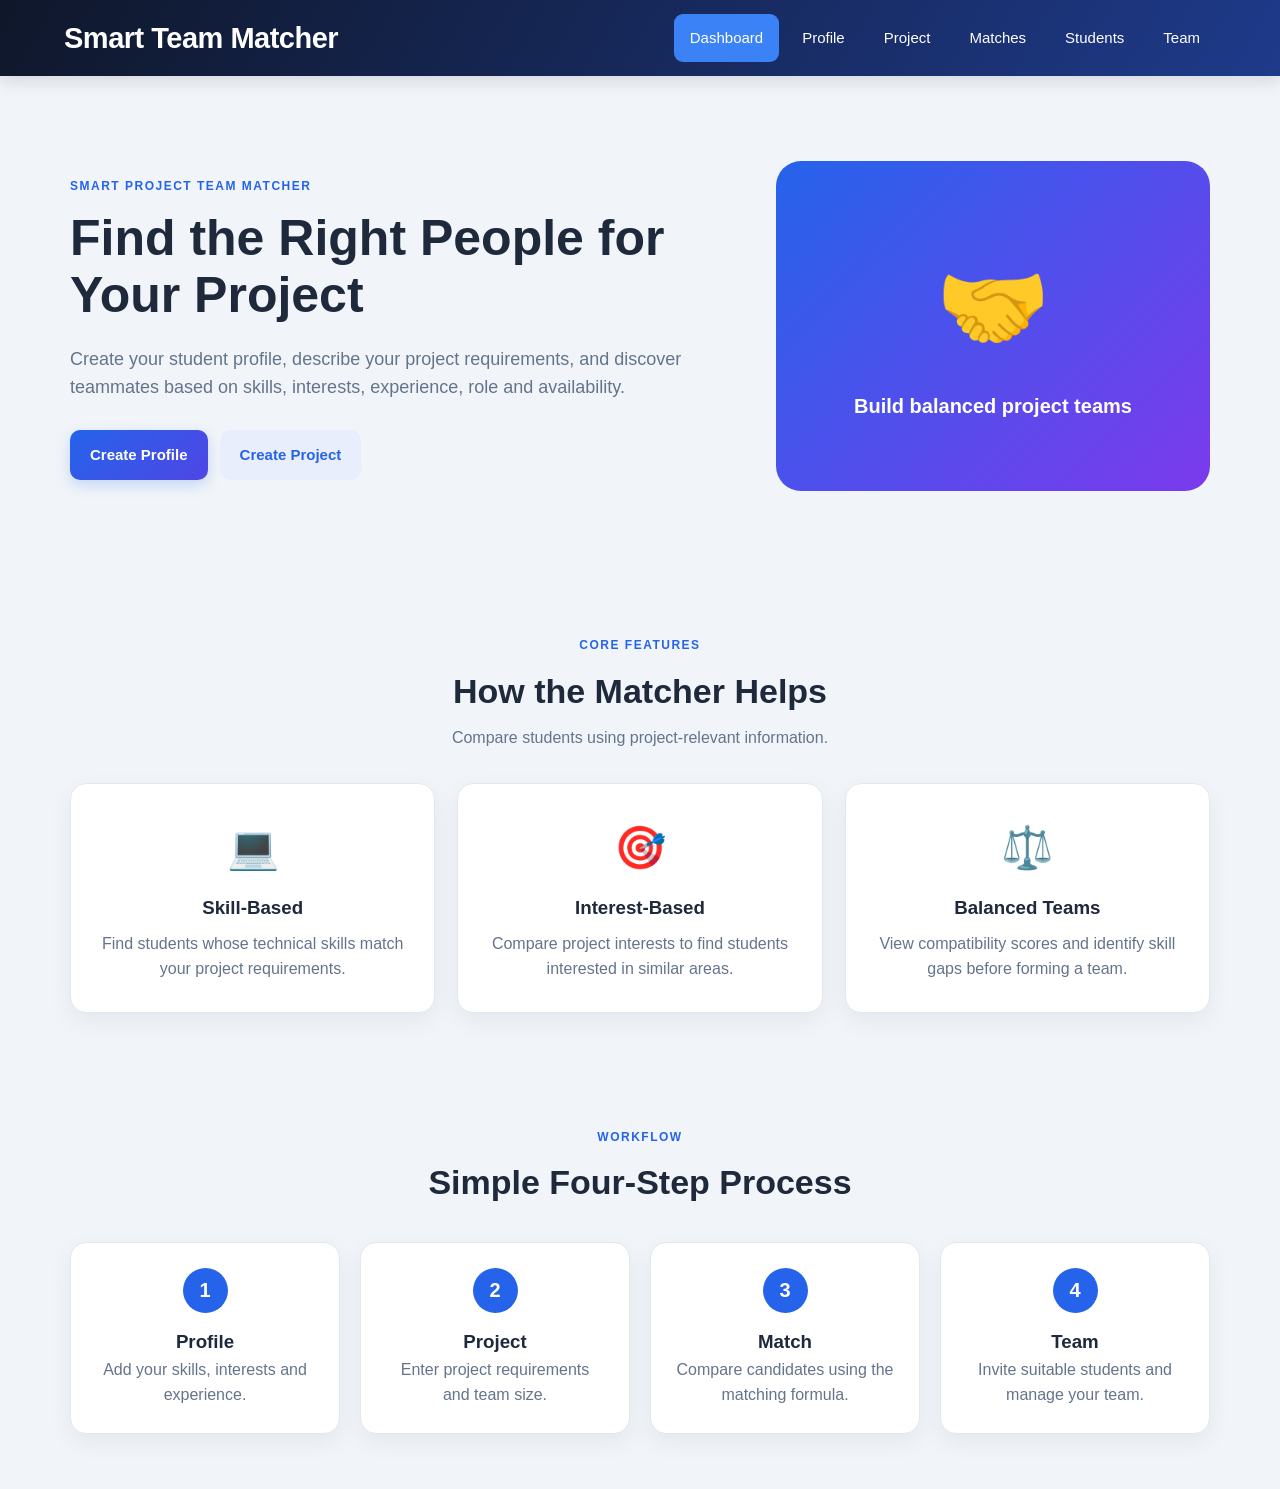
<file: index.html>
<!DOCTYPE html>
<html lang="en">
<head>
    <meta charset="UTF-8">
    <meta name="viewport" content="width=device-width, initial-scale=1.0">
    <title>Smart Project Team Matcher</title>
    <link rel="stylesheet" href="css/style.css">
</head>
<body>
<nav class="navbar">
    <a class="logo" href="index.html">Smart Team Matcher</a>
    <div class="nav-links">
        <a class="active" href="index.html">Dashboard</a>
        <a href="profile.html">Profile</a>
        <a href="project.html">Project</a>
        <a href="matches.html">Matches</a>
        <a href="student.html">Students</a>
        <a href="team.html">Team</a>
    </div>
</nav>

<main>
    <section class="hero">
        <div class="hero-content">
            <span class="page-label">SMART PROJECT TEAM MATCHER</span>
            <h1>Find the Right People for Your Project</h1>
            <p>
                Create your student profile, describe your project requirements,
                and discover teammates based on skills, interests, experience,
                role and availability.
            </p>
            <div class="hero-buttons">
                <a class="primary-btn" href="profile.html">Create Profile</a>
                <a class="secondary-btn" href="project.html">Create Project</a>
            </div>
        </div>
        <div class="hero-visual" aria-hidden="true">
            <div class="hero-visual-icon">🤝</div>
            <div class="hero-visual-text">Build balanced project teams</div>
        </div>
    </section>

    <section class="features-section">
        <div class="section-heading">
            <span class="page-label">CORE FEATURES</span>
            <h2>How the Matcher Helps</h2>
            <p>Compare students using project-relevant information.</p>
        </div>
        <div class="features-grid">
            <article class="feature-card">
                <div class="feature-icon">💻</div>
                <h3>Skill-Based</h3>
                <p>Find students whose technical skills match your project requirements.</p>
            </article>
            <article class="feature-card">
                <div class="feature-icon">🎯</div>
                <h3>Interest-Based</h3>
                <p>Compare project interests to find students interested in similar areas.</p>
            </article>
            <article class="feature-card">
                <div class="feature-icon">⚖️</div>
                <h3>Balanced Teams</h3>
                <p>View compatibility scores and identify skill gaps before forming a team.</p>
            </article>
        </div>
    </section>

    <section class="how-section">
        <div class="section-heading">
            <span class="page-label">WORKFLOW</span>
            <h2>Simple Four-Step Process</h2>
        </div>
        <div class="steps-grid">
            <article class="step-card"><div class="step-number">1</div><h3>Profile</h3><p>Add your skills, interests and experience.</p></article>
            <article class="step-card"><div class="step-number">2</div><h3>Project</h3><p>Enter project requirements and team size.</p></article>
            <article class="step-card"><div class="step-number">3</div><h3>Match</h3><p>Compare candidates using the matching formula.</p></article>
            <article class="step-card"><div class="step-number">4</div><h3>Team</h3><p>Invite suitable students and manage your team.</p></article>
        </div>
    </section>
</main>
</body>
</html>
</file>
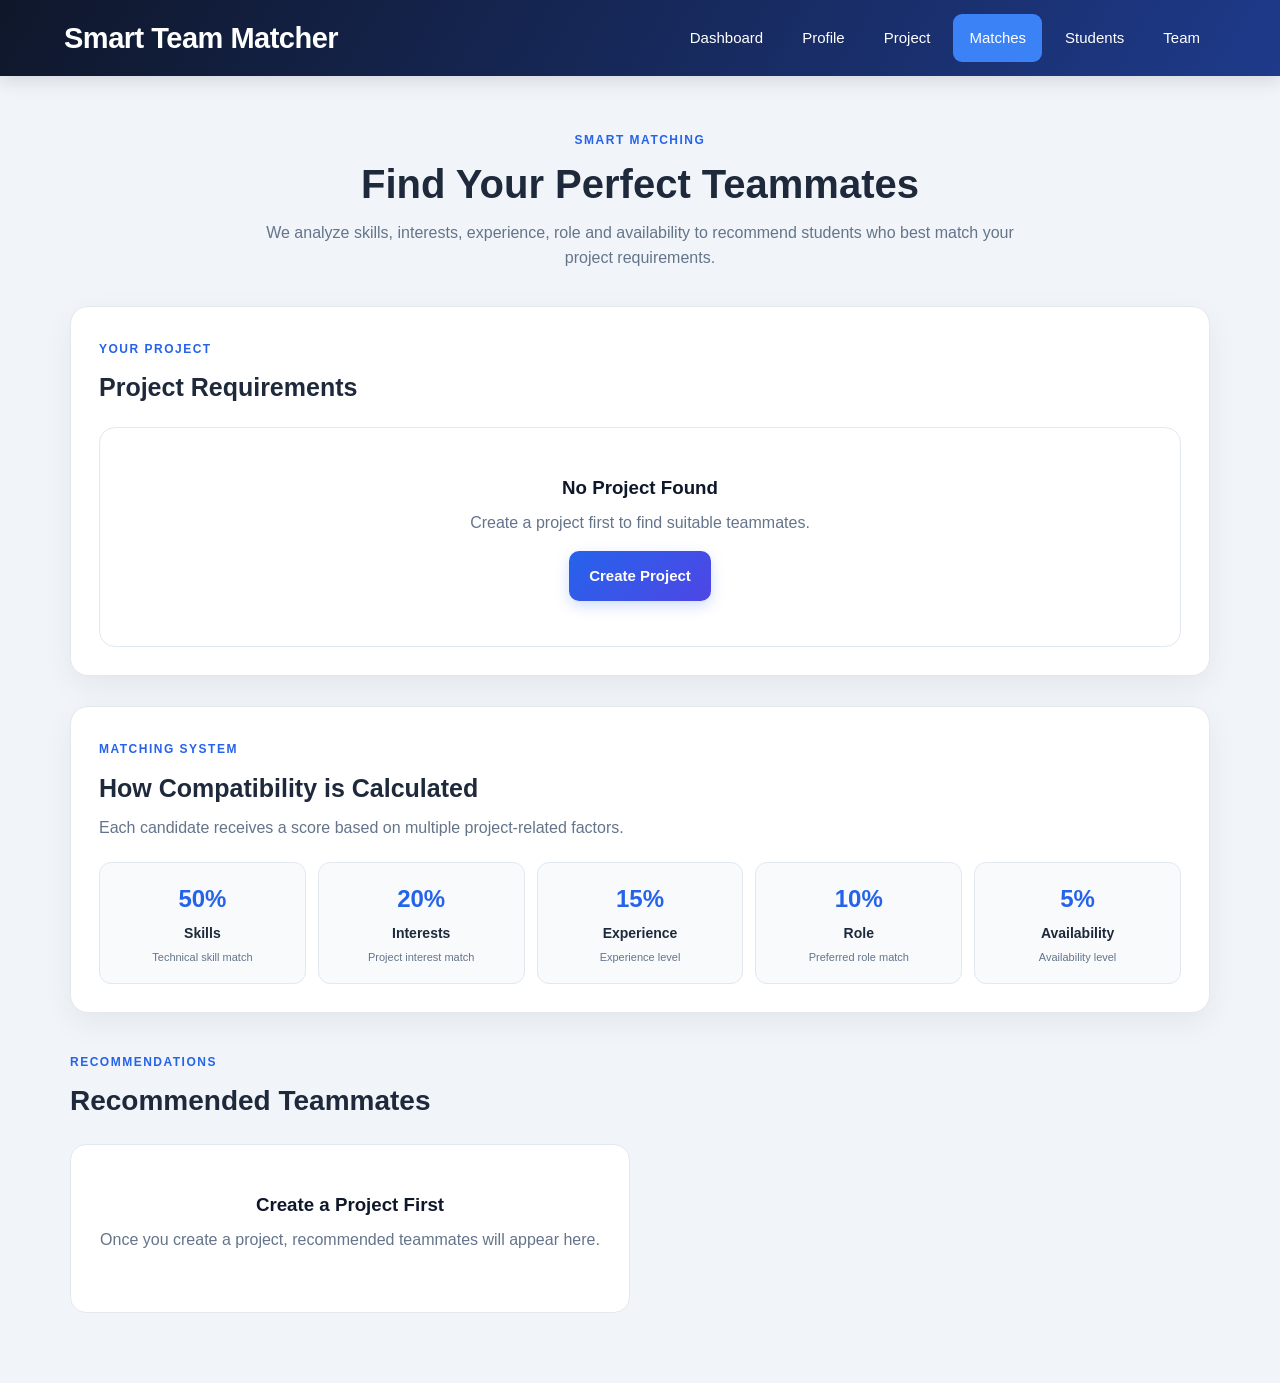
<file: matches.html>
<!DOCTYPE html>
<html lang="en">

<head>

    <meta charset="UTF-8">

    <meta
        name="viewport"
        content="width=device-width, initial-scale=1.0"
    >

    <title>Find Teammates | Smart Team Matcher</title>

    <link
        rel="stylesheet"
        href="css/style.css"
    >

</head>

<body>

<!-- =====================================================
     NAVIGATION BAR
===================================================== -->

<nav class="navbar">

    <a
        class="logo"
        href="index.html"
    >
        Smart Team Matcher
    </a>

    <div class="nav-links">

        <a href="index.html">
            Dashboard
        </a>

        <a href="profile.html">
            Profile
        </a>

        <a href="project.html">
            Project
        </a>

        <a
            class="active"
            href="matches.html"
        >
            Matches
        </a>

        <a href="student.html">
            Students
        </a>

        <a href="team.html">
            Team
        </a>

    </div>

</nav>


<!-- =====================================================
     MAIN CONTENT
===================================================== -->

<main class="matches-page">

    <!-- PAGE HEADER -->

    <section class="matches-header">

        <span class="page-label">
            SMART MATCHING
        </span>

        <h1>
            Find Your Perfect Teammates
        </h1>

        <p>
            We analyze skills, interests, experience,
            role and availability to recommend students
            who best match your project requirements.
        </p>

    </section>


    <!-- PROJECT INFORMATION -->

    <section class="project-card">

        <span class="page-label">
            YOUR PROJECT
        </span>

        <h2>
            Project Requirements
        </h2>

        <div id="projectInfo">
            <!-- Project information comes from matches.js -->
        </div>

    </section>


    <!-- MATCHING SYSTEM -->

    <section class="matching-system">

        <span class="page-label">
            MATCHING SYSTEM
        </span>

        <h2>
            How Compatibility is Calculated
        </h2>

        <p>
            Each candidate receives a score based on
            multiple project-related factors.
        </p>

        <div class="score-grid">

            <article class="score-item">

                <strong>50%</strong>

                <h3>Skills</h3>

                <p>
                    Technical skill match
                </p>

            </article>


            <article class="score-item">

                <strong>20%</strong>

                <h3>Interests</h3>

                <p>
                    Project interest match
                </p>

            </article>


            <article class="score-item">

                <strong>15%</strong>

                <h3>Experience</h3>

                <p>
                    Experience level
                </p>

            </article>


            <article class="score-item">

                <strong>10%</strong>

                <h3>Role</h3>

                <p>
                    Preferred role match
                </p>

            </article>


            <article class="score-item">

                <strong>5%</strong>

                <h3>Availability</h3>

                <p>
                    Availability level
                </p>

            </article>

        </div>

    </section>


    <!-- RECOMMENDATIONS -->

    <section class="recommendations-section">

        <div class="recommendations-header">

            <span class="page-label">
                RECOMMENDATIONS
            </span>

            <h2>
                Recommended Teammates
            </h2>

        </div>


        <div id="matches">
            <!-- Students come from matches.js -->
        </div>

    </section>

</main>


<!-- =====================================================
     JAVASCRIPT
===================================================== -->

<script src="js/data.js"></script>
<script src="js/matches.js"></script>

</body>

</html>
</file>
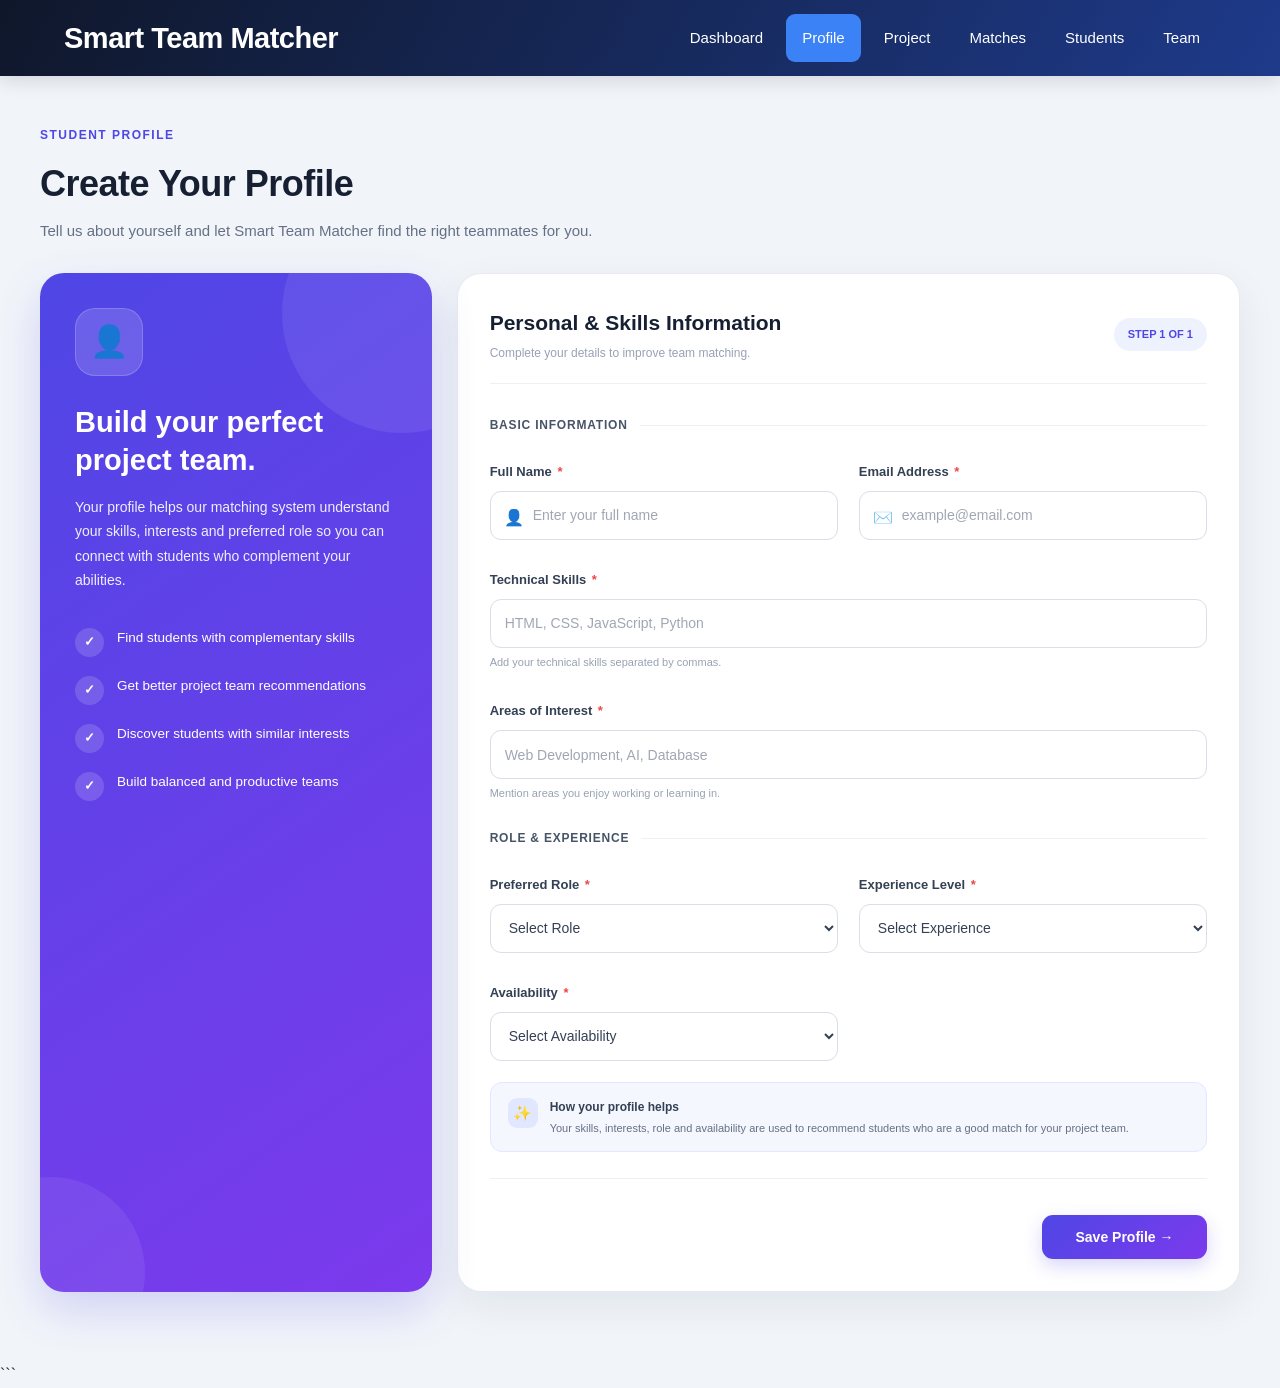
<file: profile.html>
<!DOCTYPE html>
<html lang="en">

<head>
    <meta charset="UTF-8">
    <meta name="viewport" content="width=device-width, initial-scale=1.0">

    <title>Create Profile | Smart Team Matcher</title>

    <link rel="stylesheet" href="css/style.css">

    <style>
        /* =====================================================
           PAGE
        ===================================================== */

        .profile-page {
            max-width: 1250px;
            margin: 0 auto;
            padding: 45px 25px 70px;
        }

        .page-top {
            margin-bottom: 30px;
        }

        .page-label {
            display: inline-block;
            color: #4f46e5;
            font-size: 12px;
            font-weight: 800;
            letter-spacing: 1.5px;
        }

        .page-top h1 {
            font-size: 36px;
            color: #172033;
            margin: 8px 0 7px;
            letter-spacing: -0.5px;
        }

        .page-top p {
            color: #667085;
            font-size: 15px;
        }

        /* =====================================================
           MAIN GRID
        ===================================================== */

        .profile-grid {
            display: grid;
            grid-template-columns: 0.8fr 1.6fr;
            gap: 25px;
            align-items: stretch;
        }

        /* =====================================================
           LEFT INTRO CARD
        ===================================================== */

        .profile-intro {
            background: linear-gradient(145deg, #4f46e5, #7c3aed);
            color: white;
            border-radius: 24px;
            padding: 35px;
            min-height: 650px;
            position: relative;
            overflow: hidden;
            box-shadow: 0 18px 45px rgba(79, 70, 229, 0.20);
        }

        .profile-intro::before {
            content: "";
            position: absolute;
            width: 240px;
            height: 240px;
            border-radius: 50%;
            background: rgba(255, 255, 255, 0.08);
            right: -90px;
            top: -80px;
        }

        .profile-intro::after {
            content: "";
            position: absolute;
            width: 190px;
            height: 190px;
            border-radius: 50%;
            background: rgba(255, 255, 255, 0.07);
            left: -85px;
            bottom: -75px;
        }

        .profile-icon {
            width: 68px;
            height: 68px;
            background: rgba(255, 255, 255, 0.15);
            border: 1px solid rgba(255, 255, 255, 0.18);
            border-radius: 20px;

            display: flex;
            align-items: center;
            justify-content: center;

            font-size: 31px;
            margin-bottom: 28px;

            position: relative;
            z-index: 2;
        }

        .profile-intro h2 {
            font-size: 29px;
            line-height: 1.3;
            margin-bottom: 15px;

            position: relative;
            z-index: 2;
        }

        .profile-intro > p {
            color: #f0efff;
            line-height: 1.75;
            font-size: 14px;

            position: relative;
            z-index: 2;
        }

        /* =====================================================
           BENEFITS
        ===================================================== */

        .benefits {
            margin-top: 35px;
            position: relative;
            z-index: 2;
        }

        .benefit {
            display: flex;
            align-items: flex-start;
            gap: 13px;
            margin-bottom: 19px;
            font-size: 13.5px;
            line-height: 1.55;
        }

        .check {
            flex-shrink: 0;

            width: 29px;
            height: 29px;

            border-radius: 50%;

            background: rgba(255, 255, 255, 0.15);

            display: flex;
            align-items: center;
            justify-content: center;

            font-size: 13px;
            font-weight: 700;
        }

        /* =====================================================
           FORM CARD
        ===================================================== */

        .form-card {
            background: white;
            border-radius: 24px;
            padding: 32px;

            border: 1px solid #e7eaf0;

            box-shadow: 0 14px 40px rgba(20, 30, 60, 0.07);
        }

        .form-card-header {
            display: flex;
            justify-content: space-between;
            align-items: center;

            margin-bottom: 27px;
            padding-bottom: 20px;

            border-bottom: 1px solid #edf0f5;
        }

        .form-card-header h2 {
            font-size: 21px;
            color: #172033;
            margin-bottom: 4px;
        }

        .form-card-header p {
            font-size: 12px;
            color: #98a2b3;
        }

        .step {
            background: #eef2ff;
            color: #4f46e5;

            padding: 8px 14px;
            border-radius: 20px;

            font-size: 11px;
            font-weight: 800;

            white-space: nowrap;
        }

        /* =====================================================
           FORM
        ===================================================== */

        #profileForm {
            display: grid;
            grid-template-columns: 1fr 1fr;
            gap: 21px;
        }

        .field {
            display: flex;
            flex-direction: column;
        }

        .full-width {
            grid-column: 1 / -1;
        }

        label {
            font-size: 13px;
            font-weight: 700;

            margin-bottom: 8px;

            color: #344054;
        }

        .required {
            color: #ef4444;
            margin-left: 2px;
        }

        input,
        select {
            width: 100%;
            height: 49px;

            border: 1px solid #d9dee8;
            border-radius: 11px;

            padding: 0 14px;

            font-size: 14px;
            color: #344054;

            background: #ffffff;

            outline: none;

            transition: all 0.25s;
        }

        input:hover,
        select:hover {
            border-color: #aeb7c8;
        }

        input:focus,
        select:focus {
            border-color: #6366f1;

            box-shadow:
                0 0 0 4px rgba(99, 102, 241, 0.10);

            background: #ffffff;
        }

        input::placeholder {
            color: #a0a7b4;
        }

        small {
            color: #98a2b3;
            margin-top: 6px;
            font-size: 11px;
        }

        /* =====================================================
           INPUT ICON
        ===================================================== */

        .input-wrapper {
            position: relative;
        }

        .input-icon {
            position: absolute;

            left: 14px;
            top: 14px;

            font-size: 16px;

            pointer-events: none;
        }

        .input-wrapper input {
            padding-left: 42px;
        }

        /* =====================================================
           SECTION TITLE
        ===================================================== */

        .section-title {
            grid-column: 1 / -1;

            display: flex;
            align-items: center;
            gap: 12px;

            color: #475467;

            font-size: 12px;
            font-weight: 800;

            letter-spacing: 0.8px;
            text-transform: uppercase;

            margin-top: 5px;
            margin-bottom: -3px;
        }

        .section-title::after {
            content: "";

            height: 1px;

            flex: 1;

            background: #edf0f5;
        }

        /* =====================================================
           PROFESSIONAL INFORMATION BOX
        ===================================================== */

        .matching-info {
            grid-column: 1 / -1;

            display: flex;
            align-items: flex-start;

            gap: 12px;

            padding: 15px 17px;

            background: #f5f7ff;

            border: 1px solid #e3e7ff;

            border-radius: 12px;
        }

        .matching-info-icon {
            width: 30px;
            height: 30px;

            flex-shrink: 0;

            border-radius: 9px;

            background: #e0e7ff;
            color: #4f46e5;

            display: flex;
            align-items: center;
            justify-content: center;

            font-size: 15px;
        }

        .matching-info strong {
            display: block;

            color: #344054;

            font-size: 12px;

            margin-bottom: 3px;
        }

        .matching-info p {
            color: #667085;

            font-size: 11px;
            line-height: 1.5;
        }

        /* =====================================================
           BUTTON
        ===================================================== */

        .button-area {
            grid-column: 1 / -1;

            margin-top: 5px;
            padding-top: 21px;

            border-top: 1px solid #edf0f5;

            display: flex;
            justify-content: flex-end;
        }

        .primary-btn {
            border: none;

            background: linear-gradient(
                135deg,
                #4f46e5,
                #7c3aed
            );

            color: white;

            min-width: 165px;

            padding: 14px 25px;

            border-radius: 11px;

            font-size: 14px;
            font-weight: 700;

            cursor: pointer;

            transition: all 0.25s;

            box-shadow:
                0 7px 18px rgba(79, 70, 229, 0.22);
        }

        .primary-btn:hover {
            transform: translateY(-2px);

            box-shadow:
                0 11px 25px rgba(79, 70, 229, 0.30);
        }

        .primary-btn:active {
            transform: translateY(0);
        }

        /* =====================================================
           NAVBAR FIX
           Overrides the old white navbar from this page.
        ===================================================== */

        .profile-page ~ * {
            box-sizing: border-box;
        }

        /* =====================================================
           RESPONSIVE
        ===================================================== */

        @media (max-width: 950px) {

            .profile-grid {
                grid-template-columns: 1fr;
            }

            .profile-intro {
                min-height: auto;
            }

            .profile-intro h2 br {
                display: none;
            }
        }

        @media (max-width: 700px) {

            .profile-page {
                padding: 30px 16px 50px;
            }

            .page-top h1 {
                font-size: 29px;
            }

            .form-card {
                padding: 23px 19px;
            }

            .form-card-header {
                align-items: flex-start;
                gap: 15px;
            }

            #profileForm {
                grid-template-columns: 1fr;
            }

            .full-width,
            .button-area,
            .section-title,
            .matching-info {
                grid-column: auto;
            }

            .button-area {
                justify-content: stretch;
            }

            .primary-btn {
                width: 100%;
            }
        }

        @media (max-width: 500px) {

            .profile-intro {
                padding: 27px 23px;
                border-radius: 20px;
            }

            .profile-intro h2 {
                font-size: 25px;
            }

            .form-card {
                border-radius: 20px;
            }

            .form-card-header {
                flex-direction: column;
            }

            .step {
                align-self: flex-start;
            }
        }
    </style>
</head>

<body>

    <!-- =====================================================
         NAVBAR
    ====================================================== -->

    <nav class="navbar">

        <a class="logo" href="index.html">
            Smart Team Matcher
        </a>

        <div class="nav-links">
            <a href="index.html">Dashboard</a>
            <a class="active" href="profile.html">Profile</a>
            <a href="project.html">Project</a>
            <a href="matches.html">Matches</a>
            <a href="student.html">Students</a>
            <a href="team.html">Team</a>
        </div>

    </nav>


    <!-- =====================================================
         MAIN PAGE
    ====================================================== -->

    <main class="profile-page">

        <!-- PAGE HEADER -->

        <div class="page-top">

            <span class="page-label">
                STUDENT PROFILE
            </span>

            <h1>
                Create Your Profile
            </h1>

            <p>
                Tell us about yourself and let Smart Team Matcher
                find the right teammates for you.
            </p>

        </div>


        <!-- =================================================
             MAIN GRID
        ================================================== -->

        <div class="profile-grid">


            <!-- =================================================
                 LEFT INTRO
            ================================================== -->

            <section class="profile-intro">

                <div class="profile-icon">
                    👤
                </div>

                <h2>
                    Build your perfect
                    <br>
                    project team.
                </h2>

                <p>
                    Your profile helps our matching system understand
                    your skills, interests and preferred role so you
                    can connect with students who complement your abilities.
                </p>


                <div class="benefits">

                    <div class="benefit">

                        <span class="check">
                            ✓
                        </span>

                        <span>
                            Find students with complementary skills
                        </span>

                    </div>


                    <div class="benefit">

                        <span class="check">
                            ✓
                        </span>

                        <span>
                            Get better project team recommendations
                        </span>

                    </div>


                    <div class="benefit">

                        <span class="check">
                            ✓
                        </span>

                        <span>
                            Discover students with similar interests
                        </span>

                    </div>


                    <div class="benefit">

                        <span class="check">
                            ✓
                        </span>

                        <span>
                            Build balanced and productive teams
                        </span>

                    </div>

                </div>

            </section>


            <!-- =================================================
                 FORM
            ================================================== -->

            <section class="form-card">

                <div class="form-card-header">

                    <div>

                        <h2>
                            Personal & Skills Information
                        </h2>

                        <p>
                            Complete your details to improve team matching.
                        </p>

                    </div>

                    <span class="step">
                        STEP 1 OF 1
                    </span>

                </div>


                <!-- =================================================
                     PROFILE FORM
                ================================================== -->

                <form id="profileForm">


                    <!-- BASIC INFORMATION -->

                    <div class="section-title">
                        Basic Information
                    </div>


                    <!-- NAME -->

                    <div class="field">

                        <label for="name">
                            Full Name
                            <span class="required">*</span>
                        </label>

                        <div class="input-wrapper">

                            <span class="input-icon">
                                👤
                            </span>

                            <input
                                type="text"
                                id="name"
                                placeholder="Enter your full name"
                                required
                            >

                        </div>

                    </div>


                    <!-- EMAIL -->

                    <div class="field">

                        <label for="email">
                            Email Address
                            <span class="required">*</span>
                        </label>

                        <div class="input-wrapper">

                            <span class="input-icon">
                                ✉️
                            </span>

                            <input
                                type="email"
                                id="email"
                                placeholder="example@email.com"
                                required
                            >

                        </div>

                    </div>


                    <!-- SKILLS -->

                    <div class="field full-width">

                        <label for="skills">
                            Technical Skills
                            <span class="required">*</span>
                        </label>

                        <input
                            type="text"
                            id="skills"
                            placeholder="HTML, CSS, JavaScript, Python"
                            required
                        >

                        <small>
                            Add your technical skills separated by commas.
                        </small>

                    </div>


                    <!-- INTERESTS -->

                    <div class="field full-width">

                        <label for="interests">
                            Areas of Interest
                            <span class="required">*</span>
                        </label>

                        <input
                            type="text"
                            id="interests"
                            placeholder="Web Development, AI, Database"
                            required
                        >

                        <small>
                            Mention areas you enjoy working or learning in.
                        </small>

                    </div>


                    <!-- ROLE & EXPERIENCE -->

                    <div class="section-title">
                        Role & Experience
                    </div>


                    <!-- ROLE -->

                    <div class="field">

                        <label for="role">
                            Preferred Role
                            <span class="required">*</span>
                        </label>

                        <select id="role" required>

                            <option value="">
                                Select Role
                            </option>

                            <option value="Frontend">
                                Frontend Developer
                            </option>

                            <option value="Backend">
                                Backend Developer
                            </option>

                            <option value="Full Stack">
                                Full Stack Developer
                            </option>

                            <option value="UI/UX">
                                UI/UX Designer
                            </option>

                            <option value="Database">
                                Database Developer
                            </option>

                            <option value="AI/ML">
                                AI / ML Developer
                            </option>

                        </select>

                    </div>


                    <!-- EXPERIENCE -->

                    <div class="field">

                        <label for="experience">
                            Experience Level
                            <span class="required">*</span>
                        </label>

                        <select id="experience" required>

                            <option value="">
                                Select Experience
                            </option>

                            <option value="Beginner">
                                Beginner
                            </option>

                            <option value="Intermediate">
                                Intermediate
                            </option>

                            <option value="Advanced">
                                Advanced
                            </option>

                        </select>

                    </div>


                    <!-- AVAILABILITY -->

                    <div class="field">

                        <label for="availability">
                            Availability
                            <span class="required">*</span>
                        </label>

                        <select id="availability" required>

                            <option value="">
                                Select Availability
                            </option>

                            <option value="High">
                                High - Available regularly
                            </option>

                            <option value="Medium">
                                Medium - Available sometimes
                            </option>

                            <option value="Low">
                                Low - Limited availability
                            </option>

                        </select>

                    </div>


                    <!-- MATCHING INFORMATION -->

                    <div class="matching-info">

                        <div class="matching-info-icon">
                            ✨
                        </div>

                        <div>

                            <strong>
                                How your profile helps
                            </strong>

                            <p>
                                Your skills, interests, role and availability
                                are used to recommend students who are a good
                                match for your project team.
                            </p>

                        </div>

                    </div>


                    <!-- BUTTON -->

                    <div class="button-area">

                        <button
                            type="submit"
                            class="primary-btn"
                        >
                            Save Profile →
                        </button>

                    </div>

                </form>

            </section>

        </div>

    </main>


    <!-- =====================================================
         EXISTING JAVASCRIPT
    ====================================================== -->

    <script src="js/profile.js"></script>

</body>

</html>
```
</file>
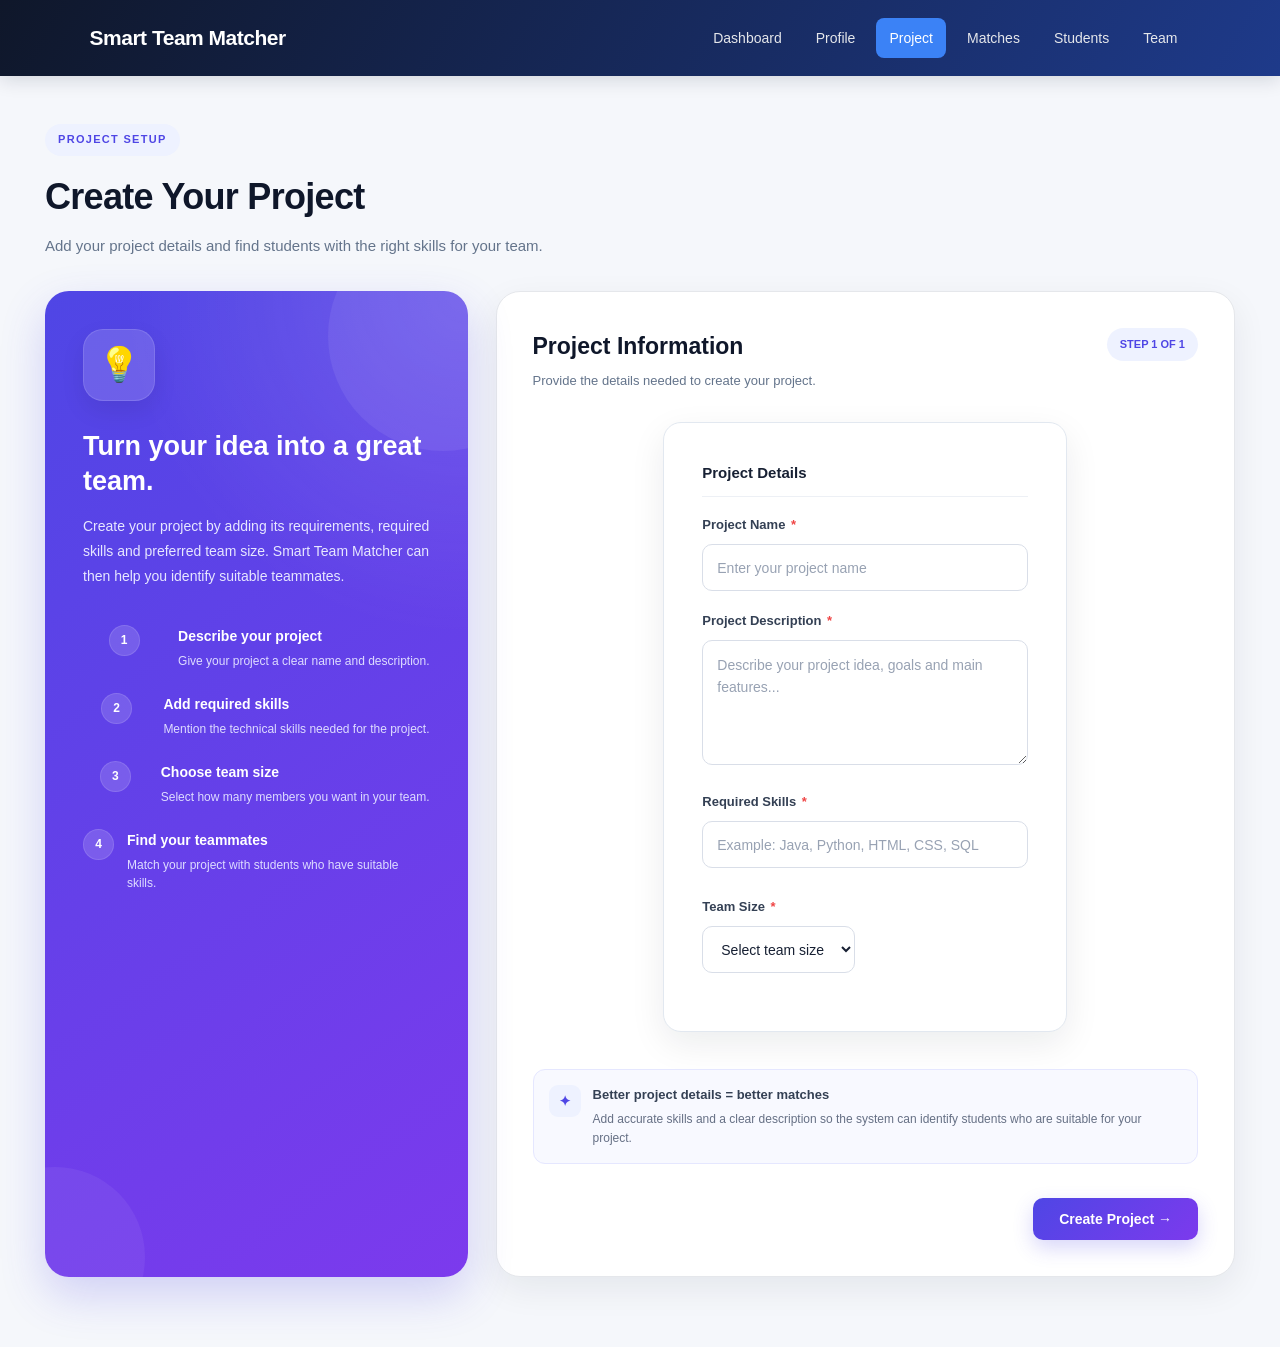
<file: project.html>
<!DOCTYPE html>
<html lang="en">

<head>

    <meta charset="UTF-8">
    <meta name="viewport" content="width=device-width, initial-scale=1.0">

    <title>Create Project | Smart Team Matcher</title>

    <link rel="stylesheet" href="css/style.css">

    <style>

        /* =====================================================
           PROJECT PAGE - PROFESSIONAL DESIGN
        ===================================================== */

        * {
            box-sizing: border-box;
        }

        body {
            margin: 0;
            font-family: "Segoe UI", Arial, sans-serif;
            background: #f5f7fb;
            color: #172033;
        }


        /* =====================================================
           NAVBAR
        ===================================================== */

        .navbar {
            min-height: 76px !important;

            background: linear-gradient(
                120deg,
                #0f172a,
                #1e3a8a
            ) !important;

            display: flex;
            align-items: center;
            justify-content: space-between;

            padding: 0 7%;

            box-shadow:
                0 4px 18px rgba(15, 23, 42, 0.14);

            position: sticky;
            top: 0;
            z-index: 1000;
        }


        .navbar .logo {
            color: white !important;
            text-decoration: none;

            font-size: 21px;
            font-weight: 700;
        }


        .navbar .nav-links {
            display: flex;
            align-items: center;
            gap: 8px;
        }


        .navbar .nav-links a {
            color: #e5e7eb !important;
            text-decoration: none;

            font-size: 14px;
            font-weight: 500;

            padding: 9px 13px;
            border-radius: 8px;

            transition: 0.25s;
        }


        .navbar .nav-links a:hover {
            color: white !important;
            background: rgba(255, 255, 255, 0.12) !important;
        }


        .navbar .nav-links a.active {
            color: white !important;
            background: #3b82f6 !important;
        }


        /* =====================================================
           MAIN PAGE
        ===================================================== */

        .project-page {
            max-width: 1240px;

            margin: 0 auto;

            padding: 48px 25px 70px;
        }


        /* =====================================================
           PAGE HEADER
        ===================================================== */

        .page-top {
            margin-bottom: 32px;
        }


        .page-label {
            display: inline-flex;
            align-items: center;

            padding: 7px 13px;

            border-radius: 20px;

            background: #eef2ff;
            color: #4f46e5;

            font-size: 11px;
            font-weight: 700;

            letter-spacing: 1.3px;
        }


        .page-top h1 {
            margin: 12px 0 8px;

            font-size: 36px;
            font-weight: 800;

            color: #0f172a;

            letter-spacing: -0.7px;
        }


        .page-top p {
            margin: 0;

            max-width: 700px;

            color: #64748b;

            font-size: 15px;
            line-height: 1.7;
        }


        /* =====================================================
           MAIN GRID
        ===================================================== */

        .project-grid {
            display: grid;

            grid-template-columns: 0.8fr 1.4fr;

            gap: 28px;

            align-items: stretch;
        }


        /* =====================================================
           LEFT INTRO CARD
        ===================================================== */

        .project-intro {

            position: relative;

            overflow: hidden;

            min-height: 610px;

            padding: 38px;

            border-radius: 24px;

            color: white;

            background:
                radial-gradient(
                    circle at top right,
                    rgba(255,255,255,0.14),
                    transparent 32%
                ),
                linear-gradient(
                    145deg,
                    #4f46e5,
                    #7c3aed
                );

            box-shadow:
                0 18px 45px rgba(79, 70, 229, 0.22);
        }


        .project-intro::before {

            content: "";

            position: absolute;

            width: 230px;
            height: 230px;

            border-radius: 50%;

            background: rgba(255,255,255,0.07);

            right: -90px;
            top: -70px;
        }


        .project-intro::after {

            content: "";

            position: absolute;

            width: 180px;
            height: 180px;

            border-radius: 50%;

            background: rgba(255,255,255,0.06);

            left: -80px;
            bottom: -70px;
        }


        /* =====================================================
           PROJECT ICON
        ===================================================== */

        .project-icon {

            width: 72px;
            height: 72px;

            display: flex;
            align-items: center;
            justify-content: center;

            border-radius: 20px;

            background: rgba(255,255,255,0.15);

            border: 1px solid rgba(255,255,255,0.12);

            font-size: 34px;

            margin-bottom: 28px;

            position: relative;
            z-index: 2;

            box-shadow:
                0 10px 25px rgba(0,0,0,0.08);
        }


        .project-intro h2 {

            margin: 0 0 15px;

            font-size: 27px;
            line-height: 1.3;

            position: relative;
            z-index: 2;
        }


        .project-intro > p {

            margin: 0;

            color: #e7e7ff;

            font-size: 14px;
            line-height: 1.8;

            position: relative;
            z-index: 2;
        }


        /* =====================================================
           STEPS
        ===================================================== */

        .project-steps {

            margin-top: 36px;

            position: relative;
            z-index: 2;
        }


        .step {

            display: flex;

            gap: 13px;

            margin-bottom: 23px;
        }


        .step-number {

            width: 31px;
            height: 31px;

            flex-shrink: 0;

            display: flex;
            align-items: center;
            justify-content: center;

            border-radius: 50%;

            background: rgba(255,255,255,0.15);

            border: 1px solid rgba(255,255,255,0.12);

            font-size: 12px;
            font-weight: 700;
        }


        .step-text h4 {

            margin: 0 0 4px;

            font-size: 14px;
            font-weight: 700;
        }


        .step-text p {

            margin: 0;

            color: #dedcff;

            font-size: 12px;

            line-height: 1.55;
        }


        /* =====================================================
           FORM CARD
        ===================================================== */

        .form-card {

            background: white;

            border: 1px solid #e5e7eb;

            border-radius: 24px;

            padding: 36px;

            box-shadow:
                0 12px 35px rgba(15, 23, 42, 0.07);
        }


        /* =====================================================
           FORM HEADER
        ===================================================== */

        .form-header {

            display: flex;

            justify-content: space-between;
            align-items: flex-start;

            gap: 20px;

            margin-bottom: 30px;
        }


        .form-header h2 {

            margin: 0 0 7px;

            font-size: 23px;

            color: #0f172a;
        }


        .form-header p {

            margin: 0;

            color: #64748b;

            font-size: 13px;

            line-height: 1.6;
        }


        .step-label {

            flex-shrink: 0;

            background: #eef2ff;

            color: #4f46e5;

            padding: 8px 13px;

            border-radius: 20px;

            font-size: 11px;
            font-weight: 700;

            white-space: nowrap;
        }


        /* =====================================================
           FORM SECTION
        ===================================================== */

        .form-section {

            margin-bottom: 28px;
        }


        .section-title {

            margin-bottom: 18px;

            padding-bottom: 11px;

            border-bottom: 1px solid #edf0f5;

            color: #172033;

            font-size: 15px;

            font-weight: 700;
        }


        /* =====================================================
           FORM GROUP
        ===================================================== */

        .form-group {

            margin-bottom: 20px;
        }


        .form-group label {

            display: block;

            margin-bottom: 8px;

            color: #344054;

            font-size: 13px;

            font-weight: 600;
        }


        .required {

            color: #ef4444;

            margin-left: 2px;
        }


        .form-group input,
        .form-group textarea,
        .form-group select {

            width: 100%;

            border: 1px solid #d9dee8;

            border-radius: 10px;

            padding: 13px 14px;

            background: #ffffff;

            color: #172033;

            font-family: inherit;

            font-size: 14px;

            outline: none;

            transition: all 0.25s ease;
        }


        .form-group input,
        .form-group select {

            height: 47px;
        }


        .form-group textarea {

            min-height: 125px;

            resize: vertical;

            line-height: 1.6;
        }


        .form-group input::placeholder,
        .form-group textarea::placeholder {

            color: #98a2b3;
        }


        .form-group input:hover,
        .form-group textarea:hover,
        .form-group select:hover {

            border-color: #b8c0ce;
        }


        .form-group input:focus,
        .form-group textarea:focus,
        .form-group select:focus {

            border-color: #6366f1;

            box-shadow:
                0 0 0 3px rgba(99, 102, 241, 0.10);
        }


        /* =====================================================
           TWO COLUMN FORM
        ===================================================== */

        .form-row {

            display: grid;

            grid-template-columns: 1fr 1fr;

            gap: 20px;
        }


        /* =====================================================
           INFO BOX
        ===================================================== */

        .info-box {

            display: flex;

            align-items: flex-start;

            gap: 12px;

            padding: 15px;

            margin-bottom: 25px;

            background: #f8f9ff;

            border: 1px solid #e5e7ff;

            border-radius: 12px;
        }


        .info-icon {

            width: 32px;
            height: 32px;

            flex-shrink: 0;

            display: flex;
            align-items: center;
            justify-content: center;

            border-radius: 9px;

            background: #eef2ff;

            color: #4f46e5;

            font-size: 14px;
            font-weight: 700;
        }


        .info-box strong {

            display: block;

            margin-bottom: 4px;

            color: #344054;

            font-size: 13px;
        }


        .info-box p {

            margin: 0;

            color: #667085;

            font-size: 12px;

            line-height: 1.6;
        }


        /* =====================================================
           BUTTON
        ===================================================== */

        .form-actions {

            display: flex;

            justify-content: flex-end;
        }


        .create-btn {

            border: none;

            padding: 13px 26px;

            border-radius: 10px;

            background:
                linear-gradient(
                    135deg,
                    #4f46e5,
                    #7c3aed
                );

            color: white;

            font-family: inherit;

            font-size: 14px;

            font-weight: 700;

            cursor: pointer;

            transition: all 0.25s ease;

            box-shadow:
                0 8px 20px rgba(79,70,229,0.22);
        }


        .create-btn:hover {

            transform: translateY(-2px);

            box-shadow:
                0 12px 25px rgba(79,70,229,0.30);
        }


        .create-btn:active {

            transform: translateY(0);
        }


        /* =====================================================
           RESPONSIVE
        ===================================================== */

        @media (max-width: 950px) {

            .project-grid {

                grid-template-columns: 1fr;
            }


            .project-intro {

                min-height: auto;
            }
        }


        @media (max-width: 700px) {

            .navbar {

                padding: 16px 5%;

                flex-direction: column;

                gap: 15px;
            }


            .navbar .nav-links {

                gap: 5px;

                flex-wrap: wrap;

                justify-content: center;
            }


            .navbar .nav-links a {

                font-size: 12px;

                padding: 8px 9px;
            }


            .project-page {

                padding: 30px 15px 50px;
            }


            .page-top h1 {

                font-size: 28px;
            }


            .project-intro {

                padding: 28px;
            }


            .form-card {

                padding: 25px 20px;
            }


            .form-header {

                flex-direction: column;

                gap: 13px;
            }


            .form-row {

                grid-template-columns: 1fr;

                gap: 0;
            }


            .form-actions {

                justify-content: stretch;
            }


            .create-btn {

                width: 100%;
            }
        }

    </style>

</head>


<body>


    <!-- =====================================================
         NAVBAR
    ====================================================== -->

    <nav class="navbar">

        <a href="./index.html" class="logo">
            Smart Team Matcher
        </a>


        <div class="nav-links">

            <a href="./index.html">
                Dashboard
            </a>

            <a href="./profile.html">
                Profile
            </a>

            <a href="./project.html" class="active">
                Project
            </a>

            <a href="./matches.html">
                Matches
            </a>

            <a href="./student.html">
                Students
            </a>

            <a href="./team.html">
                Team
            </a>

        </div>

    </nav>



    <!-- =====================================================
         MAIN CONTENT
    ====================================================== -->

    <main class="project-page">


        <!-- PAGE HEADER -->

        <div class="page-top">

            <div class="page-label">
                PROJECT SETUP
            </div>


            <h1>
                Create Your Project
            </h1>


            <p>
                Add your project details and find students with
                the right skills for your team.
            </p>

        </div>



        <!-- =================================================
             CONTENT GRID
        ================================================== -->

        <div class="project-grid">


            <!-- =================================================
                 LEFT INTRO CARD
            ================================================== -->

            <section class="project-intro">


                <div class="project-icon">
                    💡
                </div>


                <h2>
                    Turn your idea into a great team.
                </h2>


                <p>
                    Create your project by adding its requirements,
                    required skills and preferred team size.
                    Smart Team Matcher can then help you identify
                    suitable teammates.
                </p>



                <!-- STEPS -->

                <div class="project-steps">


                    <div class="step">

                        <div class="step-number">
                            1
                        </div>


                        <div class="step-text">

                            <h4>
                                Describe your project
                            </h4>

                            <p>
                                Give your project a clear name
                                and description.
                            </p>

                        </div>

                    </div>



                    <div class="step">

                        <div class="step-number">
                            2
                        </div>


                        <div class="step-text">

                            <h4>
                                Add required skills
                            </h4>

                            <p>
                                Mention the technical skills
                                needed for the project.
                            </p>

                        </div>

                    </div>



                    <div class="step">

                        <div class="step-number">
                            3
                        </div>


                        <div class="step-text">

                            <h4>
                                Choose team size
                            </h4>

                            <p>
                                Select how many members you
                                want in your team.
                            </p>

                        </div>

                    </div>



                    <div class="step">

                        <div class="step-number">
                            4
                        </div>


                        <div class="step-text">

                            <h4>
                                Find your teammates
                            </h4>

                            <p>
                                Match your project with students
                                who have suitable skills.
                            </p>

                        </div>

                    </div>


                </div>

            </section>



            <!-- =================================================
                 FORM CARD
            ================================================== -->

            <section class="form-card">


                <div class="form-header">

                    <div>

                        <h2>
                            Project Information
                        </h2>

                        <p>
                            Provide the details needed to create
                            your project.
                        </p>

                    </div>


                    <div class="step-label">
                        STEP 1 OF 1
                    </div>

                </div>



                <!-- =================================================
                     EXISTING FORM
                     IDs PRESERVED FOR project.js
                ================================================== -->

                <form id="projectForm">


                    <!-- PROJECT DETAILS -->

                    <div class="form-section">


                        <div class="section-title">
                            Project Details
                        </div>



                        <!-- PROJECT NAME -->

                        <div class="form-group">

                            <label for="projectName">

                                Project Name

                                <span class="required">
                                    *
                                </span>

                            </label>


                            <input
                                type="text"
                                id="projectName"
                                name="projectName"
                                placeholder="Enter your project name"
                                required
                            >

                        </div>



                        <!-- DESCRIPTION -->

                        <div class="form-group">

                            <label for="description">

                                Project Description

                                <span class="required">
                                    *
                                </span>

                            </label>


                            <textarea
                                id="description"
                                name="description"
                                placeholder="Describe your project idea, goals and main features..."
                                required
                            ></textarea>

                        </div>



                        <!-- REQUIRED SKILLS -->

                        <div class="form-group">

                            <label for="requiredSkills">

                                Required Skills

                                <span class="required">
                                    *
                                </span>

                            </label>


                            <input
                                type="text"
                                id="requiredSkills"
                                name="requiredSkills"
                                placeholder="Example: Java, Python, HTML, CSS, SQL"
                                required
                            >

                        </div>



                        <!-- TEAM SIZE -->

                        <div class="form-row">


                            <div class="form-group">

                                <label for="teamSize">

                                    Team Size

                                    <span class="required">
                                        *
                                    </span>

                                </label>


                                <select
                                    id="teamSize"
                                    name="teamSize"
                                    required
                                >

                                    <option
                                        value=""
                                        disabled
                                        selected
                                    >
                                        Select team size
                                    </option>


                                    <option value="2">
                                        2 Members
                                    </option>

                                    <option value="3">
                                        3 Members
                                    </option>

                                    <option value="4">
                                        4 Members
                                    </option>

                                    <option value="5">
                                        5 Members
                                    </option>

                                    <option value="6">
                                        6 Members
                                    </option>

                                    <option value="7">
                                        7 Members
                                    </option>

                                    <option value="8">
                                        8 Members
                                    </option>

                                </select>

                            </div>


                        </div>


                    </div>



                    <!-- =================================================
                         INFO BOX
                    ================================================== -->

                    <div class="info-box">


                        <div class="info-icon">
                            ✦
                        </div>


                        <div>

                            <strong>
                                Better project details = better matches
                            </strong>


                            <p>
                                Add accurate skills and a clear description
                                so the system can identify students who are
                                suitable for your project.
                            </p>

                        </div>


                    </div>



                    <!-- =================================================
                         CREATE BUTTON
                    ================================================== -->

                    <div class="form-actions">


                        <button
                            type="submit"
                            class="create-btn"
                        >
                            Create Project →
                        </button>


                    </div>


                </form>

            </section>

        </div>

    </main>



    <!-- =====================================================
         EXISTING JAVASCRIPT
    ====================================================== -->

    <script src="./js/project.js"></script>


</body>

</html>
</file>
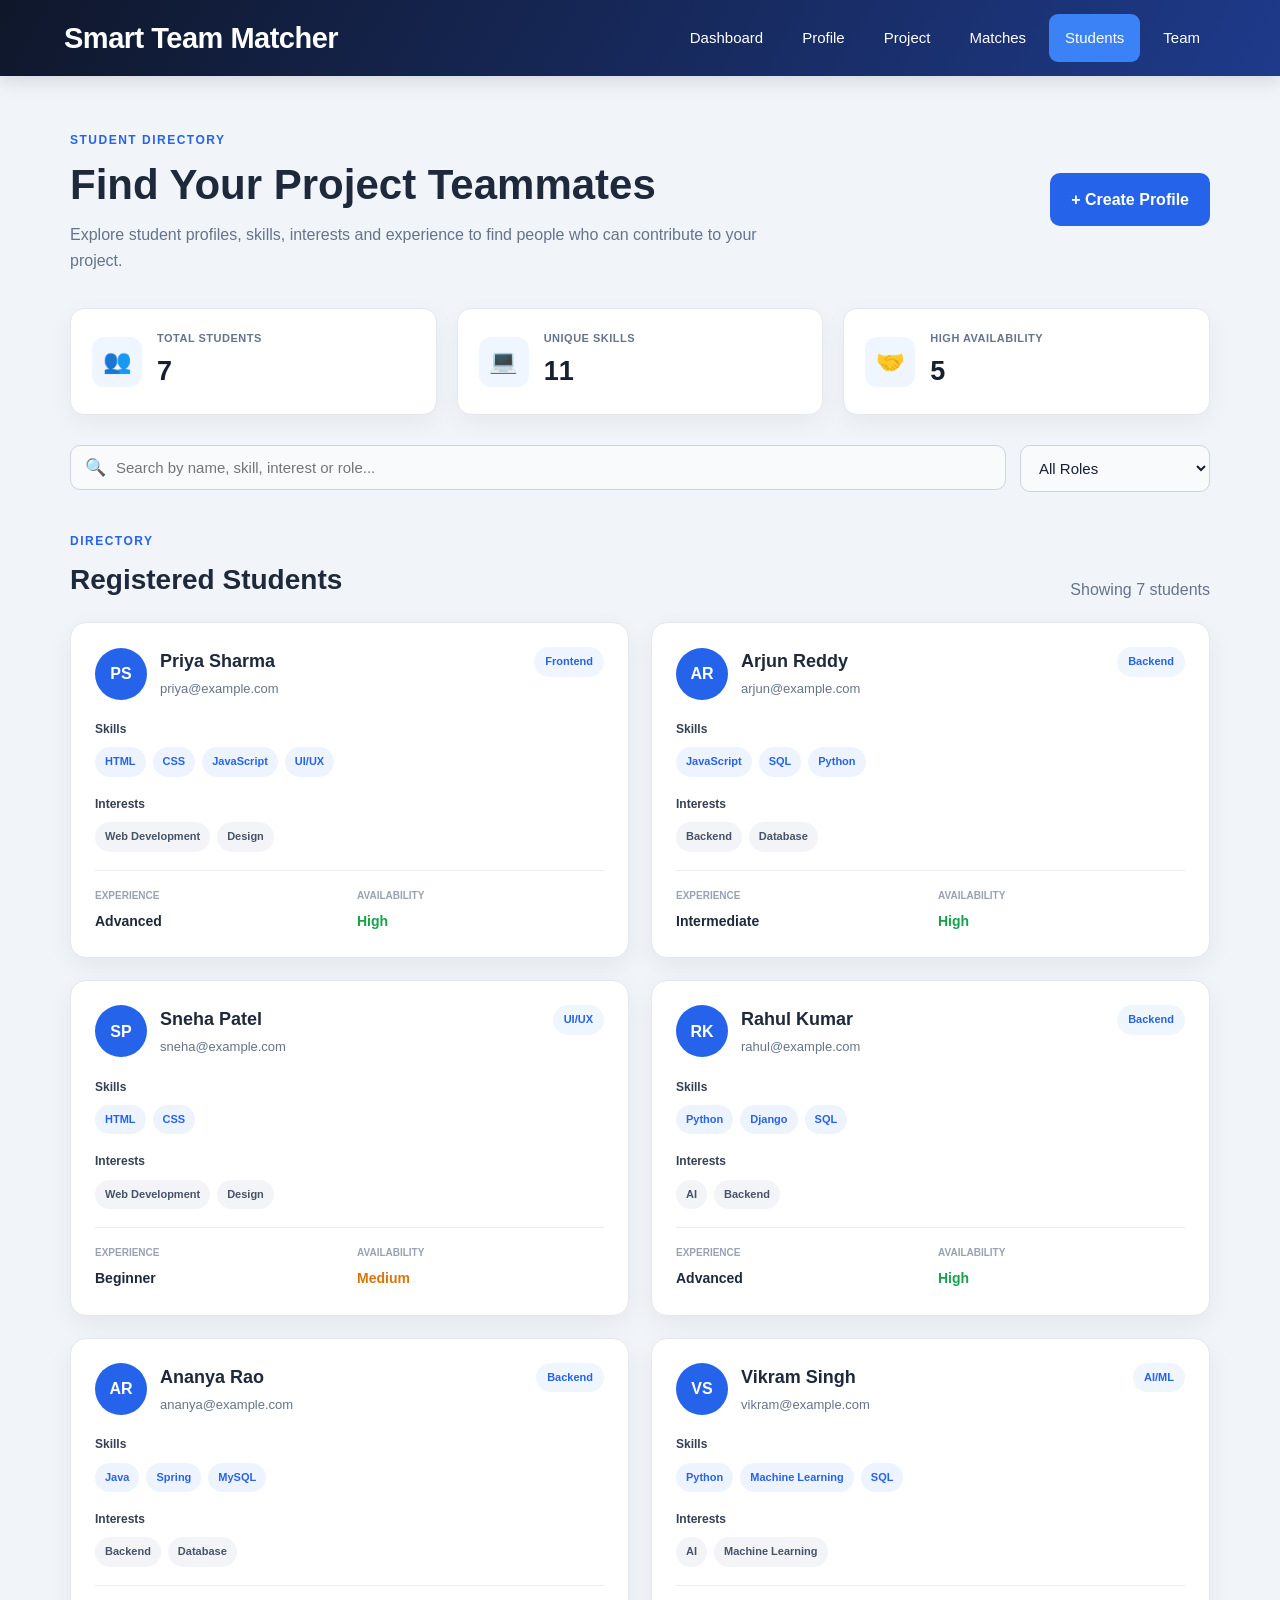
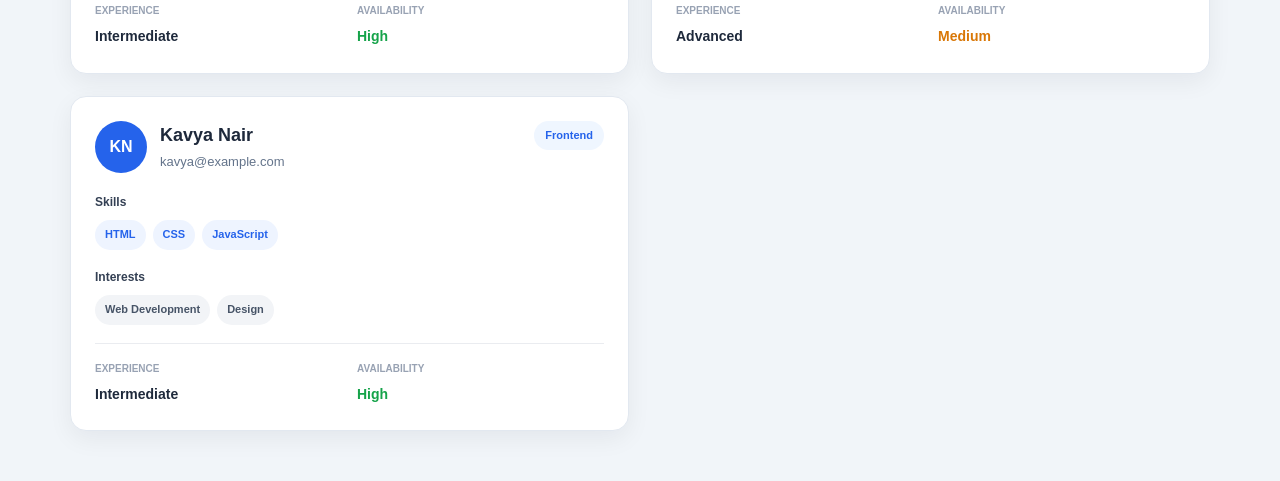
<file: student.html>
<!DOCTYPE html>
<html lang="en">
<head>
    <meta charset="UTF-8">
    <meta name="viewport" content="width=device-width, initial-scale=1.0">
    <title>Students | Smart Team Matcher</title>
    <link rel="stylesheet" href="css/style.css">
</head>
<body>
<nav class="navbar">
    <a class="logo" href="index.html">Smart Team Matcher</a>
    <div class="nav-links">
        <a href="index.html">Dashboard</a>
        <a href="profile.html">Profile</a>
        <a href="project.html">Project</a>
        <a href="matches.html">Matches</a>
        <a class="active" href="student.html">Students</a>
        <a href="team.html">Team</a>
    </div>
</nav>

<main class="students-page">
    <section class="students-hero">
        <div>
            <span class="page-label">STUDENT DIRECTORY</span>
            <h1>Find Your Project Teammates</h1>
            <p>Explore student profiles, skills, interests and experience to find people who can contribute to your project.</p>
        </div>
        <a href="profile.html" class="create-profile-btn">+ Create Profile</a>
    </section>

    <section class="student-statistics">
        <article class="student-stat-card">
            <div class="stat-icon">👥</div>
            <div><span>TOTAL STUDENTS</span><strong id="studentCount">0</strong></div>
        </article>
        <article class="student-stat-card">
            <div class="stat-icon">💻</div>
            <div><span>UNIQUE SKILLS</span><strong id="skillCount">0</strong></div>
        </article>
        <article class="student-stat-card">
            <div class="stat-icon">🤝</div>
            <div><span>HIGH AVAILABILITY</span><strong id="availableCount">0</strong></div>
        </article>
    </section>

    <section class="student-controls">
        <div class="student-search">
            <span class="search-icon">🔍</span>
            <input type="text" id="searchStudent" placeholder="Search by name, skill, interest or role...">
        </div>
        <select id="roleFilter">
            <option value="all">All Roles</option>
            <option value="Frontend">Frontend</option>
            <option value="Backend">Backend</option>
            <option value="Full Stack">Full Stack</option>
            <option value="UI/UX">UI/UX</option>
            <option value="Database">Database</option>
            <option value="AI/ML">AI / ML</option>
        </select>
    </section>

    <section class="directory-heading">
        <div>
            <span class="page-label">DIRECTORY</span>
            <h2>Registered Students</h2>
        </div>
        <p id="resultText">Showing students</p>
    </section>

    <section id="studentsList" class="students-grid"></section>
</main>

<script src="js/data.js"></script>
<script src="js/students.js"></script>
</body>
</html>
</file>
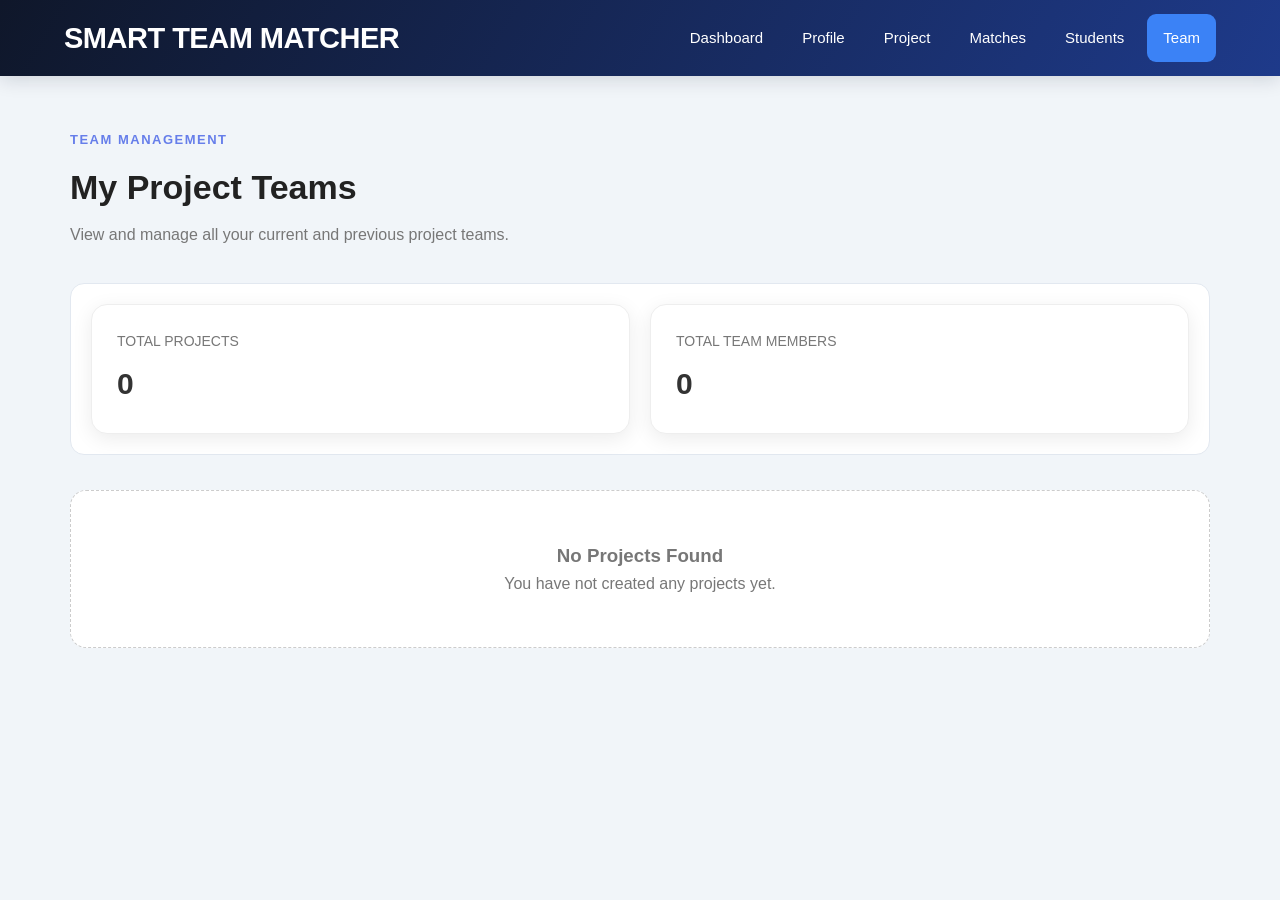
<file: team.html>
<!DOCTYPE html>
<html lang="en">

<head>

    <meta charset="UTF-8">

    <meta
        name="viewport"
        content="width=device-width, initial-scale=1.0"
    >

    <title>My Teams | Smart Team Matcher</title>

    <link
        rel="stylesheet"
        href="css/style.css"
    >

    <style>

        /* ================= TEAM PAGE ================= */

        .team-page {
            max-width: 1200px;
            margin: 0 auto;
            padding: 50px 30px;
        }


        /* ================= PAGE HEADER ================= */

        .page-header {
            margin-bottom: 35px;
        }

        .page-label {
            font-size: 13px;
            font-weight: 700;
            letter-spacing: 1.5px;
            color: #667eea;
        }

        .page-header h1 {
            margin: 8px 0;
            font-size: 34px;
            color: #222;
        }

        .page-header p {
            margin: 0;
            color: #777;
            font-size: 16px;
        }


        /* ================= SUMMARY ================= */

        .team-summary {
            display: grid;
            grid-template-columns: repeat(2, 1fr);
            gap: 20px;
            margin-bottom: 35px;
        }

        .summary-card {
            background: white;
            border-radius: 16px;
            padding: 25px;
            box-shadow: 0 5px 20px rgba(0, 0, 0, 0.08);
            border: 1px solid #eee;
        }

        .summary-title {
            color: #777;
            font-size: 14px;
            margin-bottom: 8px;
        }

        .summary-value {
            font-size: 30px;
            font-weight: 700;
            color: #333;
        }


        /* ================= PROJECT CONTAINER ================= */

        .team-projects {
            display: flex;
            flex-direction: column;
            gap: 25px;
        }


        /* ================= PROJECT CARD ================= */

        .project-team-card {
            background: white;
            border-radius: 18px;
            padding: 28px;
            box-shadow: 0 5px 22px rgba(0, 0, 0, 0.08);
            border: 1px solid #eee;
        }


        /* ================= PROJECT TOP ================= */

        .project-top {
            display: flex;
            justify-content: space-between;
            align-items: flex-start;
            gap: 20px;
            padding-bottom: 22px;
            border-bottom: 1px solid #eee;
        }

        .project-details {
            flex: 1;
        }

        .project-number {
            font-size: 12px;
            font-weight: 700;
            color: #667eea;
            text-transform: uppercase;
            letter-spacing: 1px;
        }

        .project-name {
            font-size: 23px;
            font-weight: 700;
            color: #222;
            margin: 7px 0;
        }

        .project-description {
            color: #777;
            font-size: 14px;
            line-height: 1.6;
        }


        /* ================= TEAM COUNT ================= */

        .team-size {
            min-width: 110px;
            text-align: center;
            background: #f5f6ff;
            border-radius: 12px;
            padding: 12px 15px;
        }

        .team-size-number {
            display: block;
            font-size: 24px;
            font-weight: 700;
            color: #667eea;
        }

        .team-size-text {
            font-size: 12px;
            color: #777;
        }


        /* ================= PROJECT ACTIONS ================= */

        .project-actions {
            display: flex;
            align-items: center;
            gap: 10px;
            margin-top: 20px;
        }

        .project-action-btn {
            border: none;
            border-radius: 8px;
            padding: 10px 16px;
            font-size: 13px;
            font-weight: 600;
            cursor: pointer;
        }

        .matches-btn {
            background: #667eea;
            color: white;
        }

        .matches-btn:hover {
            background: #5568d8;
        }

        .delete-project-btn {
            background: #fff1f1;
            color: #d9534f;
        }

        .delete-project-btn:hover {
            background: #ffe0e0;
        }


        /* ================= MEMBERS SECTION ================= */

        .members-section {
            margin-top: 25px;
        }

        .members-heading {
            display: flex;
            justify-content: space-between;
            align-items: center;
            margin-bottom: 15px;
        }

        .members-heading h3 {
            margin: 0;
            font-size: 17px;
            color: #333;
        }


        /* ================= MEMBER LIST ================= */

        .member-list {
            display: flex;
            flex-direction: column;
            gap: 10px;
        }

        .member-row {
            display: flex;
            align-items: center;
            gap: 15px;
            padding: 15px;
            background: #fafafa;
            border: 1px solid #eee;
            border-radius: 12px;
        }


        /* ================= MEMBER AVATAR ================= */

        .member-avatar {
            width: 45px;
            height: 45px;
            min-width: 45px;
            border-radius: 50%;
            background: #667eea;
            color: white;
            display: flex;
            align-items: center;
            justify-content: center;
            font-weight: 700;
            font-size: 15px;
        }


        /* ================= MEMBER INFO ================= */

        .member-info {
            flex: 1;
            min-width: 0;
        }

        .member-name {
            font-weight: 700;
            color: #333;
            margin-bottom: 3px;
        }

        .member-email {
            font-size: 13px;
            color: #888;
            word-break: break-word;
        }

        .member-role {
            display: inline-block;
            margin-top: 5px;
            padding: 4px 9px;
            border-radius: 20px;
            background: #eef0ff;
            color: #667eea;
            font-size: 11px;
            font-weight: 600;
        }


        /* ================= REMOVE BUTTON ================= */

        .remove-member-btn {
            border: 1px solid #e5e5e5;
            background: white;
            color: #d9534f;
            padding: 8px 13px;
            border-radius: 7px;
            cursor: pointer;
            font-size: 12px;
            font-weight: 600;
        }

        .remove-member-btn:hover {
            background: #fff1f1;
            border-color: #f0c0c0;
        }


        /* ================= EMPTY TEAM ================= */

        .empty-team {
            text-align: center;
            padding: 30px;
            background: #fafafa;
            border-radius: 12px;
            border: 1px dashed #ddd;
        }

        .empty-team p {
            color: #888;
            margin: 0 0 15px;
        }

        .find-members-btn {
            border: none;
            background: #667eea;
            color: white;
            padding: 10px 18px;
            border-radius: 8px;
            cursor: pointer;
            font-weight: 600;
        }

        .find-members-btn:hover {
            background: #5568d8;
        }


        /* ================= NO PROJECTS ================= */

        .no-projects {
            text-align: center;
            background: white;
            border: 1px dashed #ccc;
            border-radius: 16px;
            padding: 50px 20px;
            color: #777;
        }


        /* ================= RESPONSIVE ================= */

        @media (max-width: 700px) {

            .team-page {
                padding: 30px 15px;
            }

            .team-summary {
                grid-template-columns: 1fr;
            }

            .project-top {
                flex-direction: column;
            }

            .team-size {
                width: 100%;
                box-sizing: border-box;
            }

            .member-row {
                align-items: flex-start;
            }

            .remove-member-btn {
                margin-left: auto;
            }

        }

    </style>

</head>


<body>

    <!-- ================= NAVBAR ================= -->

    <nav class="navbar">

        <div class="logo">
            SMART TEAM MATCHER
        </div>


        <div class="nav-links">

            <a href="index.html">
                Dashboard
            </a>

            <a href="profile.html">
                Profile
            </a>

            <a href="project.html">
                Project
            </a>

            <a href="matches.html">
                Matches
            </a>

            <a href="student.html">
                Students
            </a>

            <a
                href="team.html"
                class="active"
            >
                Team
            </a>

        </div>

    </nav>


    <!-- ================= MAIN CONTENT ================= -->

    <main class="team-page">


        <!-- ================= PAGE HEADER ================= -->

        <div class="page-header">

            <span class="page-label">
                TEAM MANAGEMENT
            </span>


            <h1>
                My Project Teams
            </h1>


            <p>
                View and manage all your current and previous project teams.
            </p>

        </div>


        <!-- ================= TEAM SUMMARY ================= -->

        <section
            id="teamSummary"
            class="team-summary"
        >

        </section>


        <!-- ================= ALL PROJECT TEAMS ================= -->

        <section
            id="teamMembers"
            class="team-projects"
        >

        </section>


    </main>


    <!-- ================= JAVASCRIPT ================= -->

    <script src="js/team.js"></script>


</body>

</html>
</file>
<file: css/style.css>
/* =========================================================
   SMART PROJECT TEAM MATCHER
   COMPLETE PROFESSIONAL STYLE.CSS
========================================================= */

* {
    margin: 0;
    padding: 0;
    box-sizing: border-box;
}

html {
    scroll-behavior: smooth;
}

body {
    font-family: Inter, "Segoe UI", Arial, Helvetica, sans-serif;
    background: #f1f5f9;
    color: #1e293b;
    line-height: 1.6;
}

a {
    text-decoration: none;
}

button,
input,
select,
textarea {
    font-family: inherit;
}

button,
.primary-btn,
.secondary-btn,
.create-profile-btn,
.danger-btn,
.invite-btn {
    cursor: pointer;
}


/* =========================================================
   NAVBAR
========================================================= */

.navbar {
    min-height: 76px;

    background: linear-gradient(
        120deg,
        #0f172a,
        #1e3a8a
    ) !important;

    color: white !important;

    display: flex;
    align-items: center;
    justify-content: space-between;

    gap: 25px;

    padding: 0 5%;

    box-shadow:
        0 4px 18px rgba(15, 23, 42, 0.14);

    position: sticky;
    top: 0;

    z-index: 1000;
}

.logo {
    color: white !important;

    font-size: 29px;
    font-weight: 700;

    white-space: nowrap;

    letter-spacing: -0.5px;
}

.nav-links {
    display: flex;
    align-items: center;

    gap: 7px;

    flex-wrap: wrap;
}

.nav-links a {
    color: white !important;

    background: transparent !important;

    padding: 12px 16px;

    border-radius: 9px;

    font-size: 15px;
    font-weight: 500;

    transition: 0.25s;

    position: relative;

    z-index: 1001;
}

.nav-links a:hover,
.nav-links a.active {
    color: white !important;

    background: #3b82f6 !important;
}


/* =========================================================
   COMMON
========================================================= */

.page-label {
    display: inline-block;

    color: #2563eb;

    font-size: 12px;
    font-weight: 800;

    letter-spacing: 1.5px;
}

.primary-btn,
.secondary-btn {
    display: inline-block;

    border: 0;

    border-radius: 10px;

    padding: 13px 20px;

    font-size: 15px;
    font-weight: 700;

    transition: 0.25s;
}

.primary-btn {
    background:
        linear-gradient(
            135deg,
            #2563eb,
            #4f46e5
        );

    color: white;

    box-shadow:
        0 5px 14px
        rgba(37, 99, 235, 0.22);
}

.primary-btn:hover {
    background:
        linear-gradient(
            135deg,
            #1d4ed8,
            #4338ca
        );

    transform: translateY(-2px);
}

.secondary-btn {
    background: #e8eefc;

    color: #2563eb;
}

.secondary-btn:hover {
    background: #dbe6ff;
}


/* =========================================================
   DASHBOARD
========================================================= */

.hero {
    max-width: 1200px;

    margin: auto;

    padding: 85px 30px;

    display: grid;

    grid-template-columns:
        1.2fr 0.8fr;

    gap: 55px;

    align-items: center;
}

.hero h1 {
    font-size: 50px;

    line-height: 1.15;

    margin: 12px 0 20px;
}

.hero p {
    color: #64748b;

    font-size: 18px;

    max-width: 700px;

    margin-bottom: 28px;
}

.hero-buttons {
    display: flex;

    gap: 12px;

    flex-wrap: wrap;
}

.hero-visual {
    min-height: 330px;

    border-radius: 25px;

    background:
        linear-gradient(
            135deg,
            #2563eb,
            #7c3aed
        );

    color: white;

    display: flex;

    flex-direction: column;

    justify-content: center;

    align-items: center;

    text-align: center;

    padding: 30px;
}

.hero-visual-icon {
    font-size: 90px;

    margin-bottom: 15px;
}

.hero-visual-text {
    font-size: 20px;

    font-weight: 700;
}

.features-section,
.how-section {
    max-width: 1200px;

    margin: auto;

    padding: 55px 30px;
}

.section-heading {
    text-align: center;

    margin-bottom: 32px;
}

.section-heading h2 {
    font-size: 34px;

    margin: 7px 0;
}

.section-heading p {
    color: #64748b;
}

.features-grid {
    display: grid;

    grid-template-columns:
        repeat(3, 1fr);

    gap: 22px;
}

.feature-card,
.step-card {
    background: white;

    border: 1px solid #e2e8f0;

    border-radius: 16px;

    box-shadow:
        0 8px 25px
        rgba(15, 23, 42, 0.06);
}

.feature-card {
    padding: 30px;

    text-align: center;

    transition: 0.25s;
}

.feature-card:hover {
    transform: translateY(-4px);
}

.feature-icon {
    font-size: 42px;

    margin-bottom: 12px;
}

.feature-card h3 {
    margin-bottom: 8px;
}

.feature-card p,
.step-card p {
    color: #64748b;
}

.steps-grid {
    display: grid;

    grid-template-columns:
        repeat(4, 1fr);

    gap: 20px;
}

.step-card {
    padding: 25px;

    text-align: center;
}

.step-number {
    width: 45px;
    height: 45px;

    margin: 0 auto 14px;

    border-radius: 50%;

    background: #2563eb;

    color: white;

    display: flex;

    justify-content: center;

    align-items: center;

    font-weight: 700;

    font-size: 20px;
}


/* =========================================================
   FORMS
========================================================= */

.form-page {
    padding: 50px 20px;
}

.form-section {
    max-width: 750px;

    margin: auto;

    padding: 38px;

    background: white;

    border: 1px solid #e2e8f0;

    border-radius: 18px;

    box-shadow:
        0 12px 35px
        rgba(15, 23, 42, 0.08);
}

.form-heading {
    margin-bottom: 25px;
}

.form-heading h1 {
    font-size: 34px;

    margin: 7px 0;
}

.form-heading p {
    color: #64748b;
}

form {
    display: flex;

    flex-direction: column;

    gap: 9px;
}

label {
    color: #344054;

    font-size: 14px;

    font-weight: 700;

    margin-top: 9px;
}

input,
select,
textarea {
    width: 100%;

    padding: 13px 14px;

    border: 1px solid #cbd5e1;

    border-radius: 10px;

    outline: none;

    background: #f8fafc;

    color: #172033;

    font-size: 15px;

    transition:
        border-color 0.2s,
        box-shadow 0.2s;
}

input:focus,
select:focus,
textarea:focus {
    border-color: #2563eb;

    box-shadow:
        0 0 0 4px
        rgba(37, 99, 235, 0.12);

    background: white;
}

textarea {
    min-height: 125px;

    resize: vertical;
}

small {
    color: #64748b;

    font-size: 12px;
}

form .primary-btn {
    margin-top: 15px;
}


/* =========================================================
   STUDENTS
========================================================= */

.students-page {
    max-width: 1200px;

    margin: auto;

    padding: 50px 30px;
}

.students-hero {
    display: flex;

    justify-content: space-between;

    align-items: center;

    gap: 30px;

    margin-bottom: 35px;
}

.students-hero h1 {
    font-size: 42px;

    line-height: 1.2;

    margin: 8px 0 12px;
}

.students-hero p {
    color: #64748b;

    max-width: 720px;
}

.create-profile-btn {
    background: #2563eb;

    color: white;

    padding: 14px 21px;

    border-radius: 10px;

    font-weight: 700;

    white-space: nowrap;

    transition: 0.25s;
}

.create-profile-btn:hover {
    background: #1d4ed8;

    transform: translateY(-2px);
}

.student-statistics {
    display: grid;

    grid-template-columns:
        repeat(3, 1fr);

    gap: 20px;

    margin-bottom: 30px;
}

.student-stat-card {
    background: white;

    border: 1px solid #e2e8f0;

    border-radius: 14px;

    padding: 21px;

    display: flex;

    align-items: center;

    gap: 15px;

    box-shadow:
        0 8px 25px
        rgba(15, 23, 42, 0.05);
}

.stat-icon {
    width: 50px;
    height: 50px;

    border-radius: 12px;

    background: #eff6ff;

    display: flex;

    align-items: center;
    justify-content: center;

    font-size: 23px;
}

.student-stat-card span {
    display: block;

    color: #64748b;

    font-size: 11px;

    font-weight: 800;

    letter-spacing: 0.5px;
}

.student-stat-card strong {
    display: block;

    color: #172033;

    font-size: 27px;

    margin-top: 2px;
}

.student-controls {
    display: flex;

    gap: 14px;

    margin-bottom: 35px;
}

.student-search {
    flex: 1;

    position: relative;
}

.student-search input {
    padding-left: 45px;
}

.search-icon {
    position: absolute;

    left: 15px;

    top: 50%;

    transform:
        translateY(-50%);

    font-size: 17px;
}

.student-controls select {
    width: 190px;
}

.directory-heading {
    display: flex;

    justify-content: space-between;

    align-items: flex-end;

    gap: 20px;

    margin-bottom: 20px;
}

.directory-heading h2 {
    font-size: 28px;

    margin-top: 5px;
}

.directory-heading p {
    color: #64748b;
}

.students-grid {
    display: grid;

    grid-template-columns:
        repeat(2, 1fr);

    gap: 22px;
}

.professional-student-card,
.team-card {
    background: white;

    border: 1px solid #e2e8f0;

    border-radius: 16px;

    box-shadow:
        0 8px 25px
        rgba(15, 23, 42, 0.06);
}

.professional-student-card {
    padding: 24px;

    transition: 0.25s;
}

.professional-student-card:hover,
.team-card:hover {
    transform: translateY(-3px);

    box-shadow:
        0 14px 30px
        rgba(15, 23, 42, 0.10);
}

.professional-student-header,
.team-card-header {
    display: flex;

    justify-content: space-between;

    align-items: flex-start;

    gap: 15px;

    margin-bottom: 20px;
}

.student-identity {
    display: flex;

    align-items: center;

    gap: 13px;

    min-width: 0;
}

.student-avatar {
    width: 52px;
    height: 52px;

    flex-shrink: 0;

    border-radius: 50%;

    background: #2563eb;

    color: white;

    display: flex;

    justify-content: center;

    align-items: center;

    font-weight: 800;
}

.student-identity h3 {
    font-size: 18px;

    margin-bottom: 3px;

    overflow-wrap: anywhere;
}

.student-identity p {
    color: #64748b;

    font-size: 13px;

    overflow-wrap: anywhere;
}

.professional-role {
    display: inline-block;

    background: #eff6ff;

    color: #2563eb;

    padding: 6px 11px;

    border-radius: 20px;

    font-size: 11px;

    font-weight: 800;

    white-space: nowrap;
}

.student-card-section {
    margin-bottom: 18px;
}

.student-section-title {
    color: #344054;

    font-size: 12px;

    font-weight: 800;

    margin-bottom: 8px;
}

.student-tags {
    display: flex;

    flex-wrap: wrap;

    gap: 7px;
}

.student-skill,
.student-interest {
    display: inline-block;

    padding: 6px 10px;

    border-radius: 20px;

    font-size: 11px;

    font-weight: 700;
}

.student-skill {
    background: #eef4ff;

    color: #2563eb;
}

.student-interest {
    background: #f2f4f7;

    color: #475467;
}

.no-data {
    color: #98a2b3;

    font-size: 13px;
}

.student-details {
    display: grid;

    grid-template-columns:
        1fr 1fr;

    gap: 15px;

    padding-top: 17px;

    border-top: 1px solid #eaecf0;
}

.student-detail span,
.team-card-details span,
.project-info-grid span {
    display: block;

    color: #98a2b3;

    font-size: 10px;

    font-weight: 800;

    margin-bottom: 4px;
}

.student-detail strong,
.team-card-details strong,
.project-info-grid strong {
    font-size: 14px;
}

.availability-high {
    color: #16a34a !important;
}

.availability-medium {
    color: #d97706 !important;
}

.availability-low {
    color: #dc2626 !important;
}

.student-empty-state,
.empty-matches,
.empty-team {
    grid-column: 1 / -1;

    text-align: center;

    background: white;

    border: 1px solid #e2e8f0;

    border-radius: 16px;

    padding: 60px 20px;
}

.empty-icon {
    font-size: 42px;

    margin-bottom: 10px;
}

.student-empty-state p,
.empty-matches p,
.empty-team p {
    color: #64748b;

    margin: 6px 0 18px;
}

.clear-search-btn {
    border: 0;

    background: #2563eb;

    color: white;

    padding: 10px 17px;

    border-radius: 8px;
}


/* =========================================================
   MATCHES PAGE
========================================================= */

.matches-page {
    max-width: 1200px;

    margin: auto;

    padding: 50px 30px 70px;
}

.matches-header {
    text-align: center;

    margin-bottom: 35px;
}

.matches-header h1 {
    font-size: 40px;

    line-height: 1.2;

    margin: 8px 0 12px;
}

.matches-header p {
    color: #64748b;

    font-size: 16px;

    max-width: 760px;

    margin: auto;
}


/* =========================================================
   PROJECT CARD
========================================================= */

.matches-page .project-card {
    background: white;

    border: 1px solid #e2e8f0;

    border-radius: 18px;

    padding: 28px;

    margin-bottom: 30px;

    box-shadow:
        0 10px 30px
        rgba(15, 23, 42, 0.06);
}

.matches-page .project-card h2 {
    font-size: 25px;

    margin: 7px 0 20px;
}

.project-details {
    display: grid;

    grid-template-columns:
        repeat(2, 1fr);

    gap: 15px;
}

.project-detail-item {
    background: #f8fafc;

    border: 1px solid #e2e8f0;

    border-radius: 11px;

    padding: 15px;
}

.detail-label {
    display: block;

    color: #64748b;

    font-size: 11px;

    font-weight: 700;

    margin-bottom: 5px;
}

.project-detail-item strong {
    color: #1e293b;

    font-size: 14px;
}


/* =========================================================
   SKILL TAGS
========================================================= */

.matches-page .skill-tags {
    display: flex;

    flex-wrap: wrap;

    gap: 6px;
}

.matches-page .skill-tag {
    display: inline-block;

    background: #eff6ff;

    color: #2563eb;

    padding: 5px 9px;

    border-radius: 20px;

    font-size: 11px;

    font-weight: 700;
}


/* =========================================================
   MATCHING SYSTEM
========================================================= */

.matches-page .matching-system {
    background: white;

    border: 1px solid #e2e8f0;

    border-radius: 18px;

    padding: 28px;

    margin-bottom: 35px;

    box-shadow:
        0 10px 30px
        rgba(15, 23, 42, 0.06);

    text-align: left;
}

.matches-page .matching-system h2 {
    font-size: 25px;

    margin: 7px 0;
}

.matches-page .matching-system > p {
    color: #64748b;

    margin-bottom: 22px;
}

.matches-page .score-grid {
    display: grid;

    grid-template-columns:
        repeat(5, 1fr);

    gap: 12px;
}

.matches-page .score-item {
    background: #f8fafc;

    border: 1px solid #e2e8f0;

    border-radius: 12px;

    padding: 17px 12px;

    text-align: center;
}

.matches-page .score-item strong {
    display: block;

    color: #2563eb;

    font-size: 24px;

    margin-bottom: 4px;
}

.matches-page .score-item h3 {
    font-size: 14px;

    margin: 0 0 4px;
}

.matches-page .score-item p {
    color: #64748b;

    font-size: 11px;

    margin: 0;
}


/* =========================================================
   RECOMMENDATIONS
========================================================= */

.recommendations-section {
    margin-top: 0;
}

.recommendations-header {
    margin-bottom: 20px;
}

.recommendations-header h2 {
    font-size: 28px;

    margin-top: 5px;
}


/* =========================================================
   MATCH CARDS
========================================================= */

#matches {
    display: grid;

    grid-template-columns:
        repeat(2, minmax(0, 1fr));

    gap: 20px;

    align-items: start;
}

#matches .match-card {
    background: white;

    border: 1px solid #e2e8f0;

    border-radius: 16px;

    padding: 21px;

    box-shadow:
        0 7px 22px
        rgba(15, 23, 42, 0.06);

    min-width: 0;

    transition: 0.2s;
}

#matches .match-card:hover {
    transform: translateY(-3px);

    box-shadow:
        0 13px 30px
        rgba(15, 23, 42, 0.10);
}


/* =========================================================
   MATCH CARD HEADER
========================================================= */

#matches .match-card-header {
    display: flex;

    justify-content: space-between;

    align-items: flex-start;

    gap: 12px;

    margin-bottom: 16px;

    padding-bottom: 15px;

    border-bottom: 1px solid #e2e8f0;
}

#matches .match-card-header h3 {
    color: #0f172a;

    font-size: 18px;

    margin: 0 0 4px;
}

#matches .match-card-header p {
    color: #64748b;

    font-size: 12px;

    margin: 0;

    word-break: break-word;
}


/* =========================================================
   MATCH SCORE
========================================================= */

#matches .match-score {
    flex-shrink: 0;

    min-width: 62px;

    background: #eff6ff;

    border-radius: 10px;

    padding: 7px 9px;

    text-align: center;
}

#matches .match-score strong {
    display: block;

    color: #2563eb;

    font-size: 19px;
}

#matches .match-score span {
    display: block;

    color: #64748b;

    font-size: 9px;
}


/* =========================================================
   MATCH INFO
========================================================= */

#matches .match-info {
    display: grid;

    grid-template-columns:
        repeat(3, 1fr);

    gap: 8px;

    margin: 15px 0;
}

#matches .info-item {
    background: #f8fafc;

    border-radius: 9px;

    padding: 10px;
}

#matches .info-item span {
    display: block;

    color: #64748b;

    font-size: 9px;

    margin-bottom: 3px;
}

#matches .info-item strong {
    color: #1e293b;

    font-size: 11px;
}


/* =========================================================
   MATCH SECTIONS
========================================================= */

#matches .match-section {
    margin: 15px 0;
}

#matches .match-section h4 {
    color: #344054;

    font-size: 12px;

    margin: 0 0 7px;
}


/* =========================================================
   SCORE BREAKDOWN
========================================================= */

#matches .score-breakdown {
    display: block;

    background: #f8fafc;

    border-radius: 10px;

    padding: 12px;

    margin-top: 15px;

    border: 0;
}

#matches .score-breakdown h4 {
    color: #344054;

    font-size: 12px;

    margin: 0 0 7px;
}

#matches .score-row {
    display: flex;

    justify-content: space-between;

    align-items: center;

    padding: 4px 0;

    font-size: 11px;
}

#matches .score-row span {
    color: #64748b;
}

#matches .score-row strong {
    color: #2563eb;
}


/* =========================================================
   INVITE BUTTON
========================================================= */

#matches .invite-btn {
    display: block;

    width: 100%;

    margin-top: 15px;

    padding: 11px 14px;

    border: 0;

    border-radius: 9px;

    background: #2563eb;

    color: white;

    font-size: 13px;

    font-weight: 700;

    cursor: pointer;

    transition: 0.2s;
}

#matches .invite-btn:hover {
    background: #1d4ed8;

    transform: translateY(-1px);
}


/* =========================================================
   EMPTY MATCH STATE
========================================================= */

.empty-state {
    background: white;

    border: 1px solid #e2e8f0;

    border-radius: 16px;

    padding: 45px 25px;

    text-align: center;
}

.empty-state h3 {
    color: #0f172a;

    margin-bottom: 7px;
}

.empty-state p {
    color: #64748b;

    margin-bottom: 15px;
}


/* =========================================================
   PROJECT HISTORY
========================================================= */

.project-history {
    margin-bottom: 20px;
}

.project-history h3 {
    color: #0f172a;

    margin-bottom: 12px;
}

.project-list {
    display: flex;

    flex-wrap: wrap;

    gap: 8px;
}

.project-history-item {
    border: 1px solid #dbe3ef;

    background: #f8fafc;

    color: #475569;

    border-radius: 8px;

    padding: 8px 13px;

    cursor: pointer;
}

.project-history-item.active {
    background: #2563eb;

    color: white;

    border-color: #2563eb;
}


/* =========================================================
   TEAM
========================================================= */

.team-page {
    max-width: 1200px;

    margin: auto;

    padding: 50px 30px;
}

.team-header {
    display: flex;

    justify-content: space-between;

    align-items: center;

    gap: 25px;

    margin-bottom: 30px;
}

.team-header h1 {
    font-size: 40px;

    margin: 7px 0;
}

.team-header p {
    color: #64748b;
}

.danger-btn {
    border: 0;

    background: #dc2626;

    color: white;

    padding: 12px 18px;

    border-radius: 9px;

    font-weight: 700;

    transition: 0.25s;
}

.danger-btn:hover {
    background: #b91c1c;
}

.team-summary {
    background: white;

    border: 1px solid #e2e8f0;

    border-radius: 14px;

    padding: 20px;

    display: flex;

    gap: 50px;

    margin-bottom: 25px;
}

.team-summary span {
    display: block;

    color: #98a2b3;

    font-size: 10px;

    font-weight: 800;
}

.team-summary strong {
    font-size: 17px;
}

.team-grid {
    display: grid;

    grid-template-columns:
        repeat(3, 1fr);

    gap: 22px;
}

.team-card {
    padding: 23px;

    transition: 0.25s;
}

.team-number {
    width: 30px;
    height: 30px;

    border-radius: 50%;

    background: #eff6ff;

    color: #2563eb;

    display: flex;

    align-items: center;

    justify-content: center;

    font-weight: 800;
}

.team-card-section {
    margin-top: 18px;
}

.team-card-section h4 {
    font-size: 12px;

    margin-bottom: 8px;

    color: #344054;
}

.team-card-details {
    display: grid;

    grid-template-columns:
        1fr 1fr;

    gap: 12px;

    margin-top: 18px;

    padding-top: 15px;

    border-top: 1px solid #eaecf0;
}


/* =========================================================
   PROJECT HISTORY
========================================================= */

.project-history-section {
    margin: 28px auto;

    max-width: 1200px;
}

.project-history-grid {
    display: grid;

    grid-template-columns:
        repeat(
            auto-fit,
            minmax(245px, 1fr)
        );

    gap: 18px;

    margin-top: 18px;
}

.project-history-card {
    background: white;

    text-align: left;

    padding: 22px;

    border: 1px solid #e2e8f0;

    border-radius: 16px;

    cursor: pointer;

    color: #1e293b;

    transition:
        transform 0.2s,
        box-shadow 0.2s,
        border-color 0.2s;

    box-shadow:
        0 8px 25px
        rgba(15, 23, 42, 0.06);
}

.project-history-card:hover,
.project-history-card.selected {
    transform: translateY(-3px);

    border-color: #2563eb;

    box-shadow:
        0 14px 35px
        rgba(37, 99, 235, 0.14);
}

.project-history-card.selected {
    border-width: 2px;
}

.project-history-card h3 {
    margin: 8px 0;

    font-size: 18px;
}

.project-history-card p {
    color: #64748b;

    font-size: 14px;

    margin-bottom: 14px;
}

.history-status {
    color: #2563eb;

    font-size: 11px;

    font-weight: 800;

    letter-spacing: 1px;
}

.history-meta {
    color: #64748b;

    font-size: 12px;

    font-weight: 600;
}


/* =========================================================
   RESPONSIVE - TABLET
========================================================= */

@media (max-width: 1000px) {

    .navbar {
        padding: 18px 4%;

        flex-direction: column;

        align-items: flex-start;

        min-height: auto;
    }

    .nav-links {
        width: 100%;
    }

    .hero {
        grid-template-columns: 1fr;

        padding-top: 55px;
    }

    .features-grid {
        grid-template-columns:
            repeat(2, 1fr);
    }

    .steps-grid {
        grid-template-columns:
            repeat(2, 1fr);
    }

    .team-grid {
        grid-template-columns:
            repeat(2, 1fr);
    }

    .matches-page .score-grid {
        grid-template-columns:
            repeat(3, 1fr);
    }
}


/* =========================================================
   RESPONSIVE - MOBILE
========================================================= */

@media (max-width: 800px) {

    .students-hero {
        flex-direction: column;

        align-items: flex-start;
    }

    .team-header {
        flex-direction: column;

        align-items: flex-start;
    }

    .students-hero h1 {
        font-size: 34px;
    }

    .student-statistics {
        grid-template-columns: 1fr;
    }

    .student-controls {
        flex-direction: column;
    }

    .student-controls select {
        width: 100%;
    }

    .students-grid,
    #matches {
        grid-template-columns: 1fr;
    }

    .directory-heading {
        flex-direction: column;

        align-items: flex-start;
    }

    .team-grid {
        grid-template-columns: 1fr;
    }

    .project-info-grid {
        grid-template-columns: 1fr;
    }

    .matches-page .score-grid {
        grid-template-columns:
            repeat(3, 1fr);
    }
}


/* =========================================================
   RESPONSIVE - SMALL MOBILE
========================================================= */

@media (max-width: 600px) {

    .navbar {
        min-height: auto;

        padding: 18px;
    }

    .logo {
        font-size: 24px;
    }

    .nav-links {
        gap: 3px;
    }

    .nav-links a {
        padding: 8px 9px;

        font-size: 12px;
    }

    .hero,
    .features-section,
    .how-section,
    .students-page,
    .matches-page,
    .team-page {
        padding-left: 18px;

        padding-right: 18px;
    }

    .hero h1 {
        font-size: 34px;
    }

    .hero-visual {
        min-height: 250px;
    }

    .features-grid,
    .steps-grid {
        grid-template-columns: 1fr;
    }

    .form-section {
        margin: 20px auto;

        padding: 25px 20px;
    }

    .students-hero h1,
    .matches-header h1,
    .team-header h1 {
        font-size: 30px;
    }

    .create-profile-btn {
        width: 100%;

        text-align: center;
    }

    .professional-student-header,
    #matches .match-card-header {
        flex-direction: column;
    }

    .student-details,
    .team-card-details {
        grid-template-columns: 1fr;
    }

    .matches-page .project-details {
        grid-template-columns: 1fr;
    }

    .matches-page .score-grid {
        grid-template-columns:
            repeat(2, 1fr);
    }

    #matches .match-info {
        grid-template-columns: 1fr;
    }

    .score-breakdown {
        grid-template-columns: 1fr;
    }

    .team-summary {
        flex-direction: column;

        gap: 15px;
    }
}


/* =========================================================
   IMPORTANT NAVBAR OVERRIDE
========================================================= */

.navbar,
.profile-page .navbar,
.project-page .navbar {
    background:
        linear-gradient(
            120deg,
            #0f172a,
            #1e3a8a
        ) !important;

    color: white !important;
}

.navbar .logo,
.profile-page .navbar .logo,
.project-page .navbar .logo {
    color: white !important;
}

.navbar .nav-links a,
.profile-page .navbar .nav-links a,
.project-page .navbar .nav-links a {
    color: white !important;

    background: transparent !important;
}

.navbar .nav-links a:hover,
.navbar .nav-links a.active,
.profile-page .navbar .nav-links a:hover,
.profile-page .navbar .nav-links a.active,
.project-page .navbar .nav-links a:hover,
.project-page .navbar .nav-links a.active {
    color: white !important;

    background: #3b82f6 !important;
}
</file>
